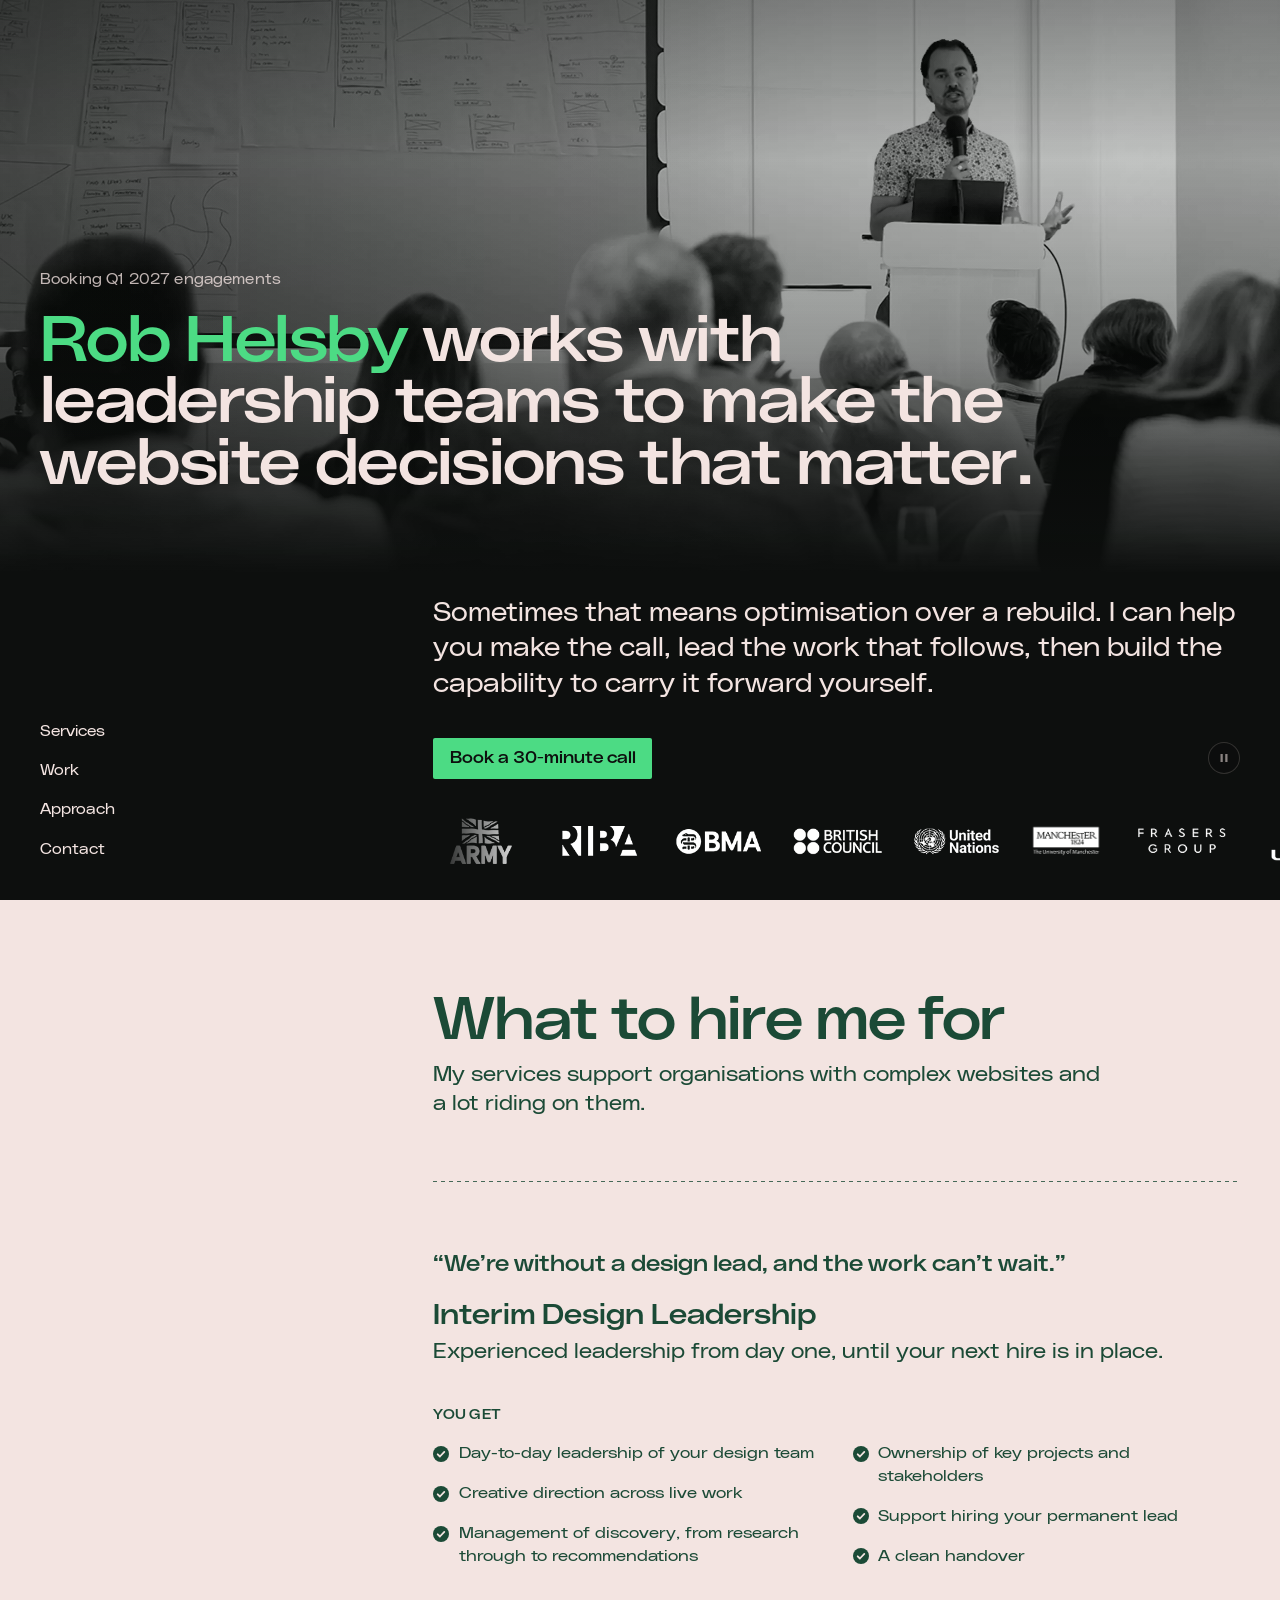
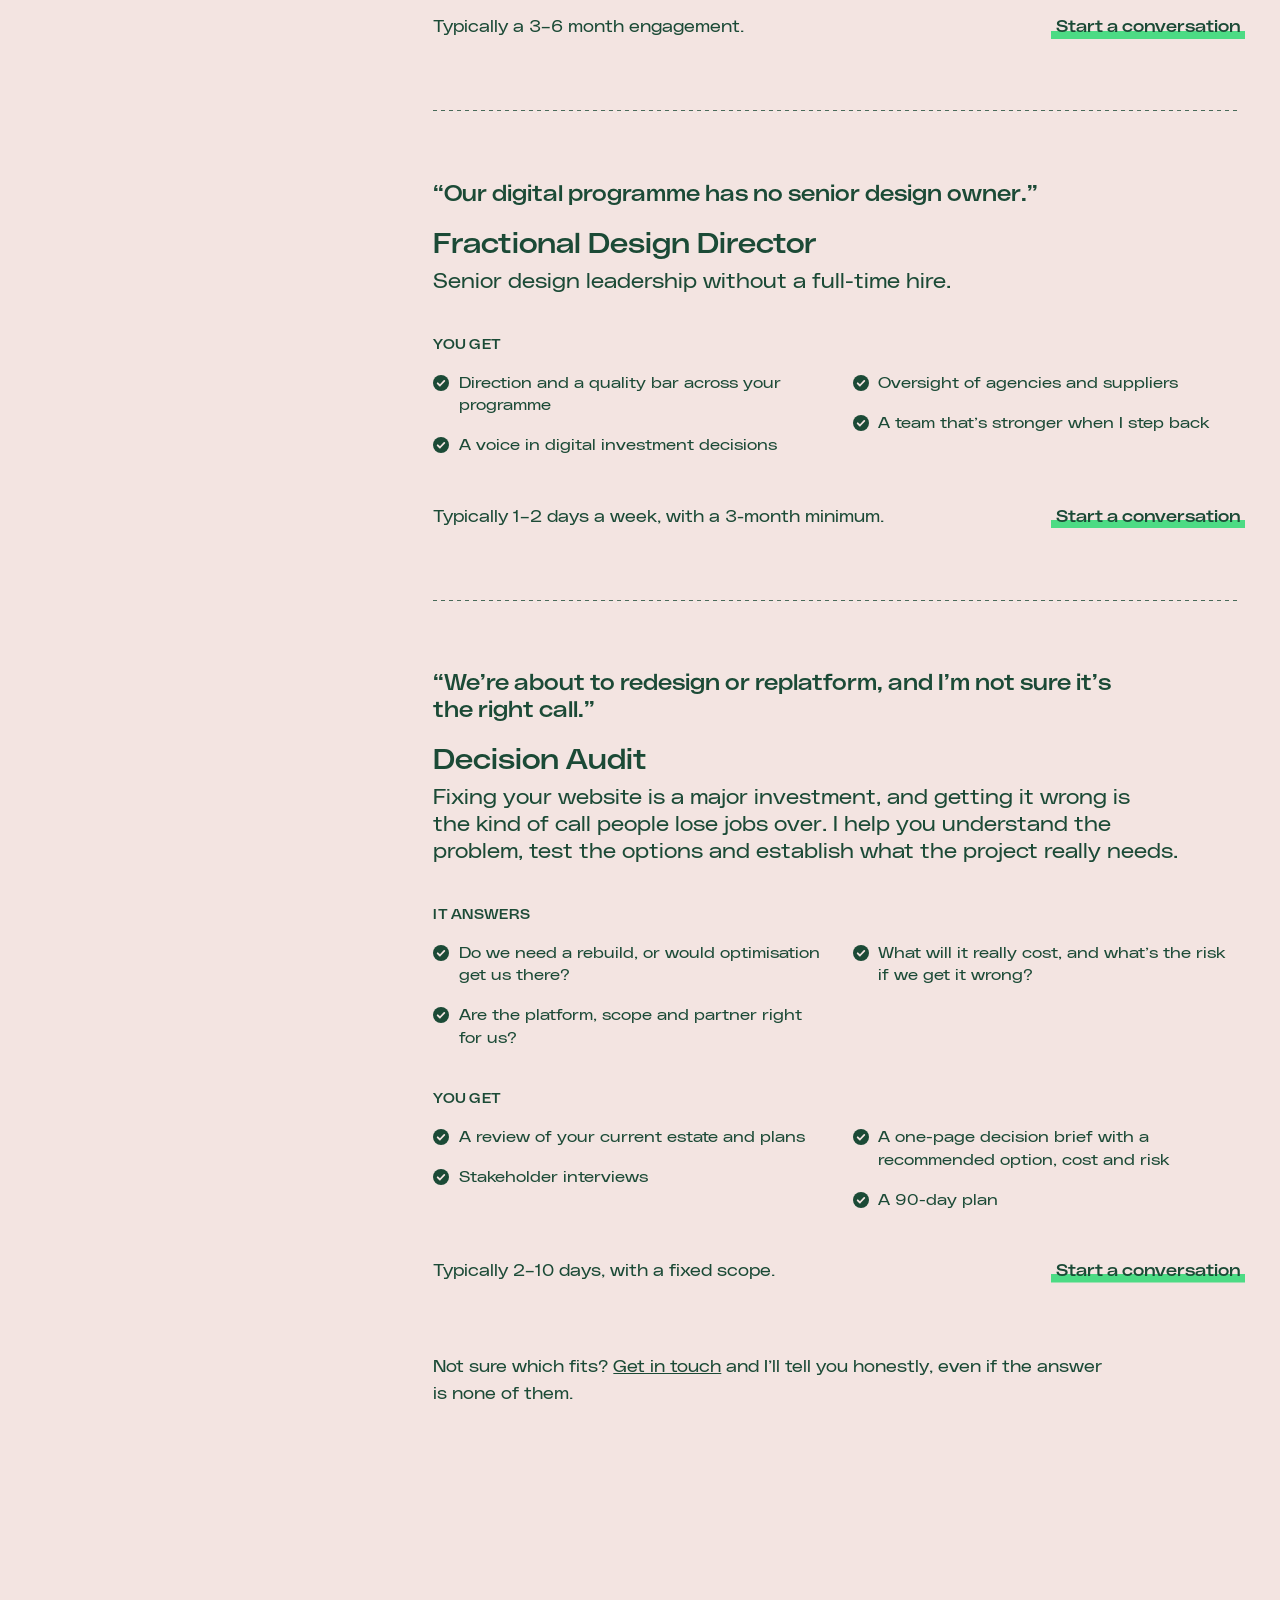
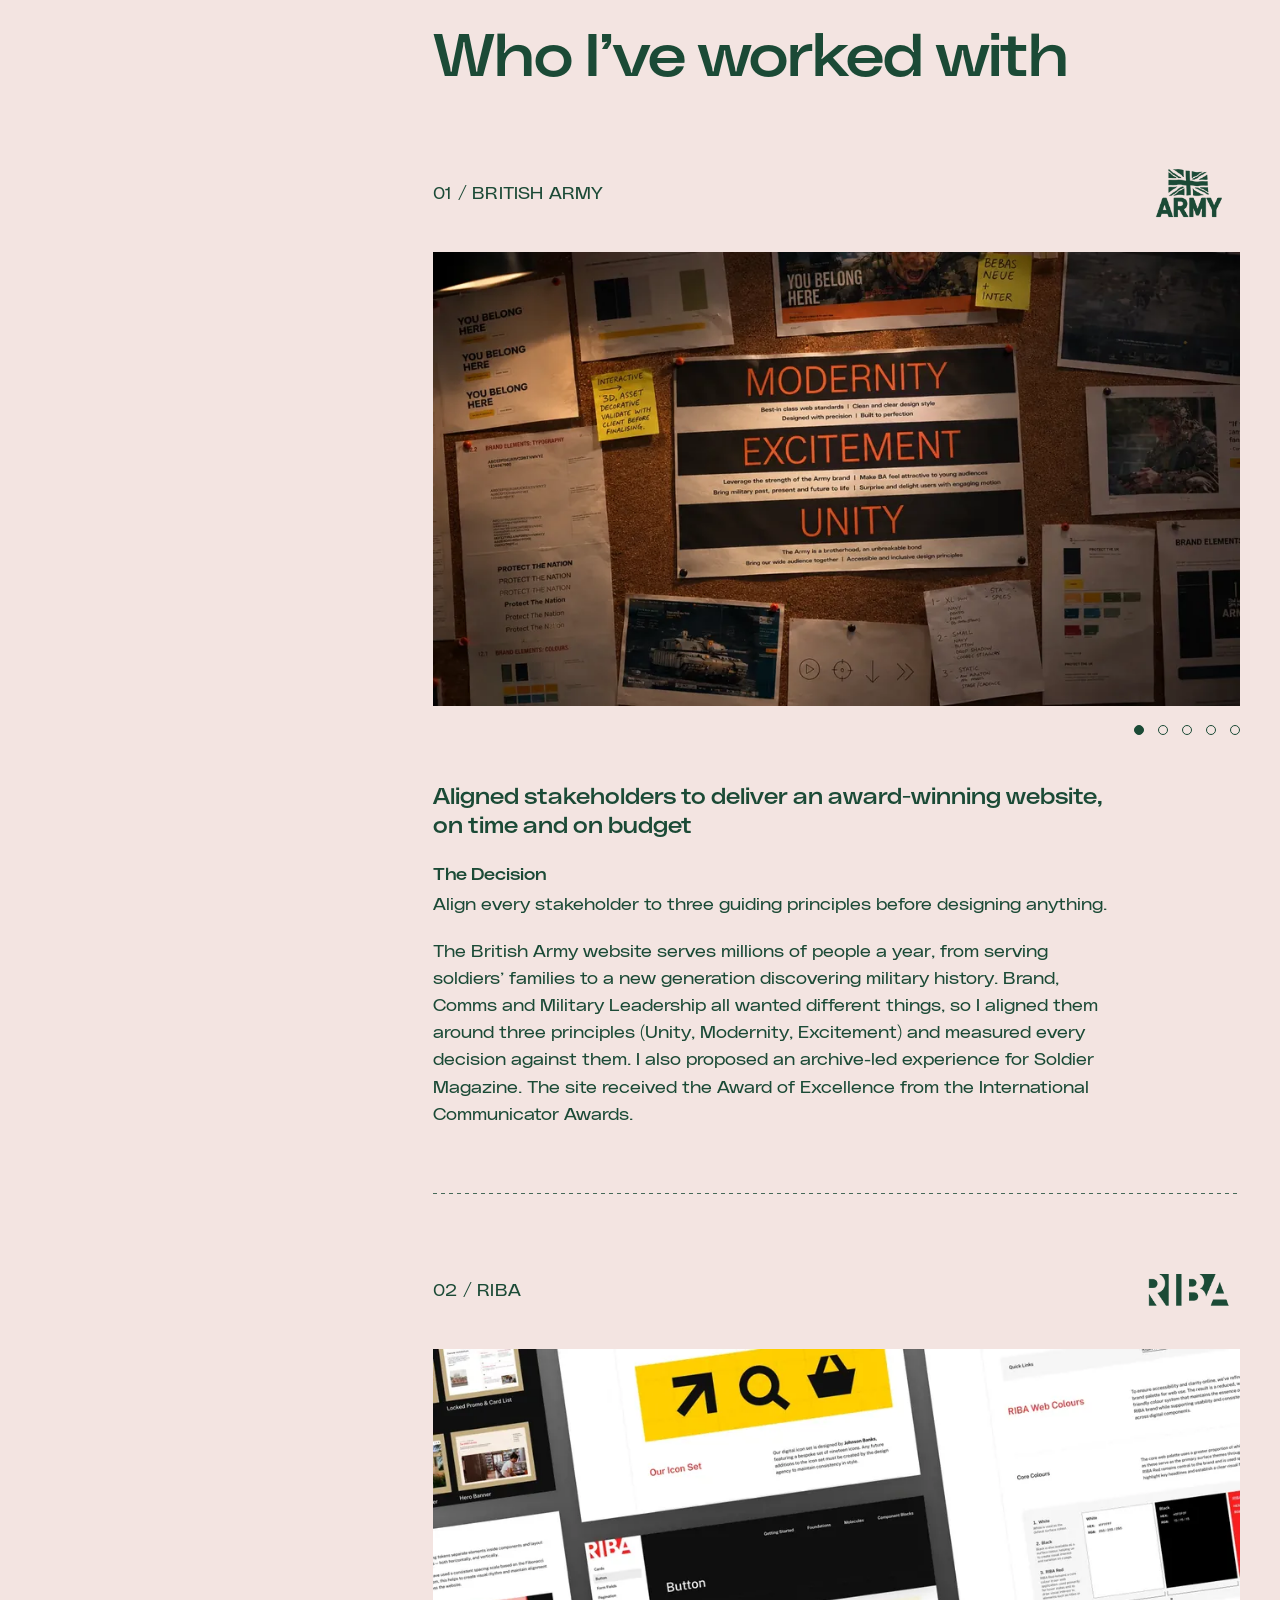
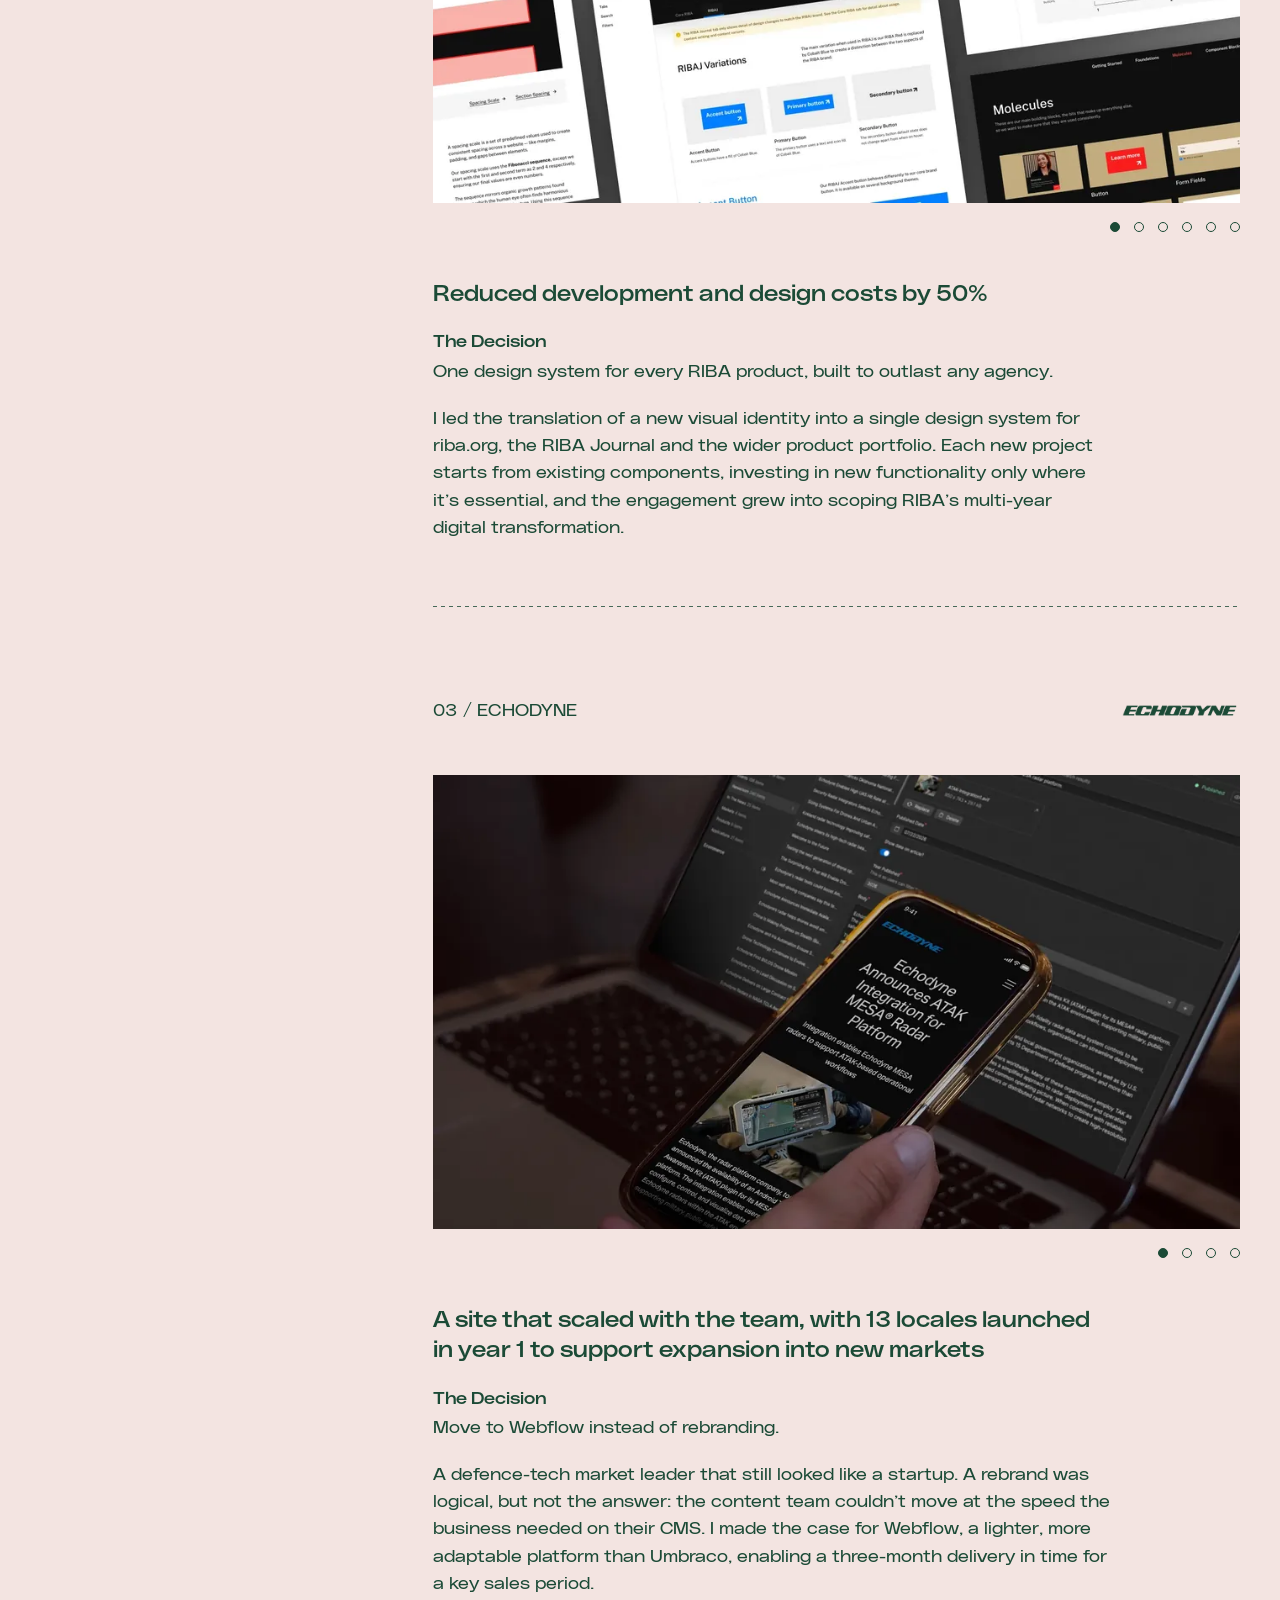
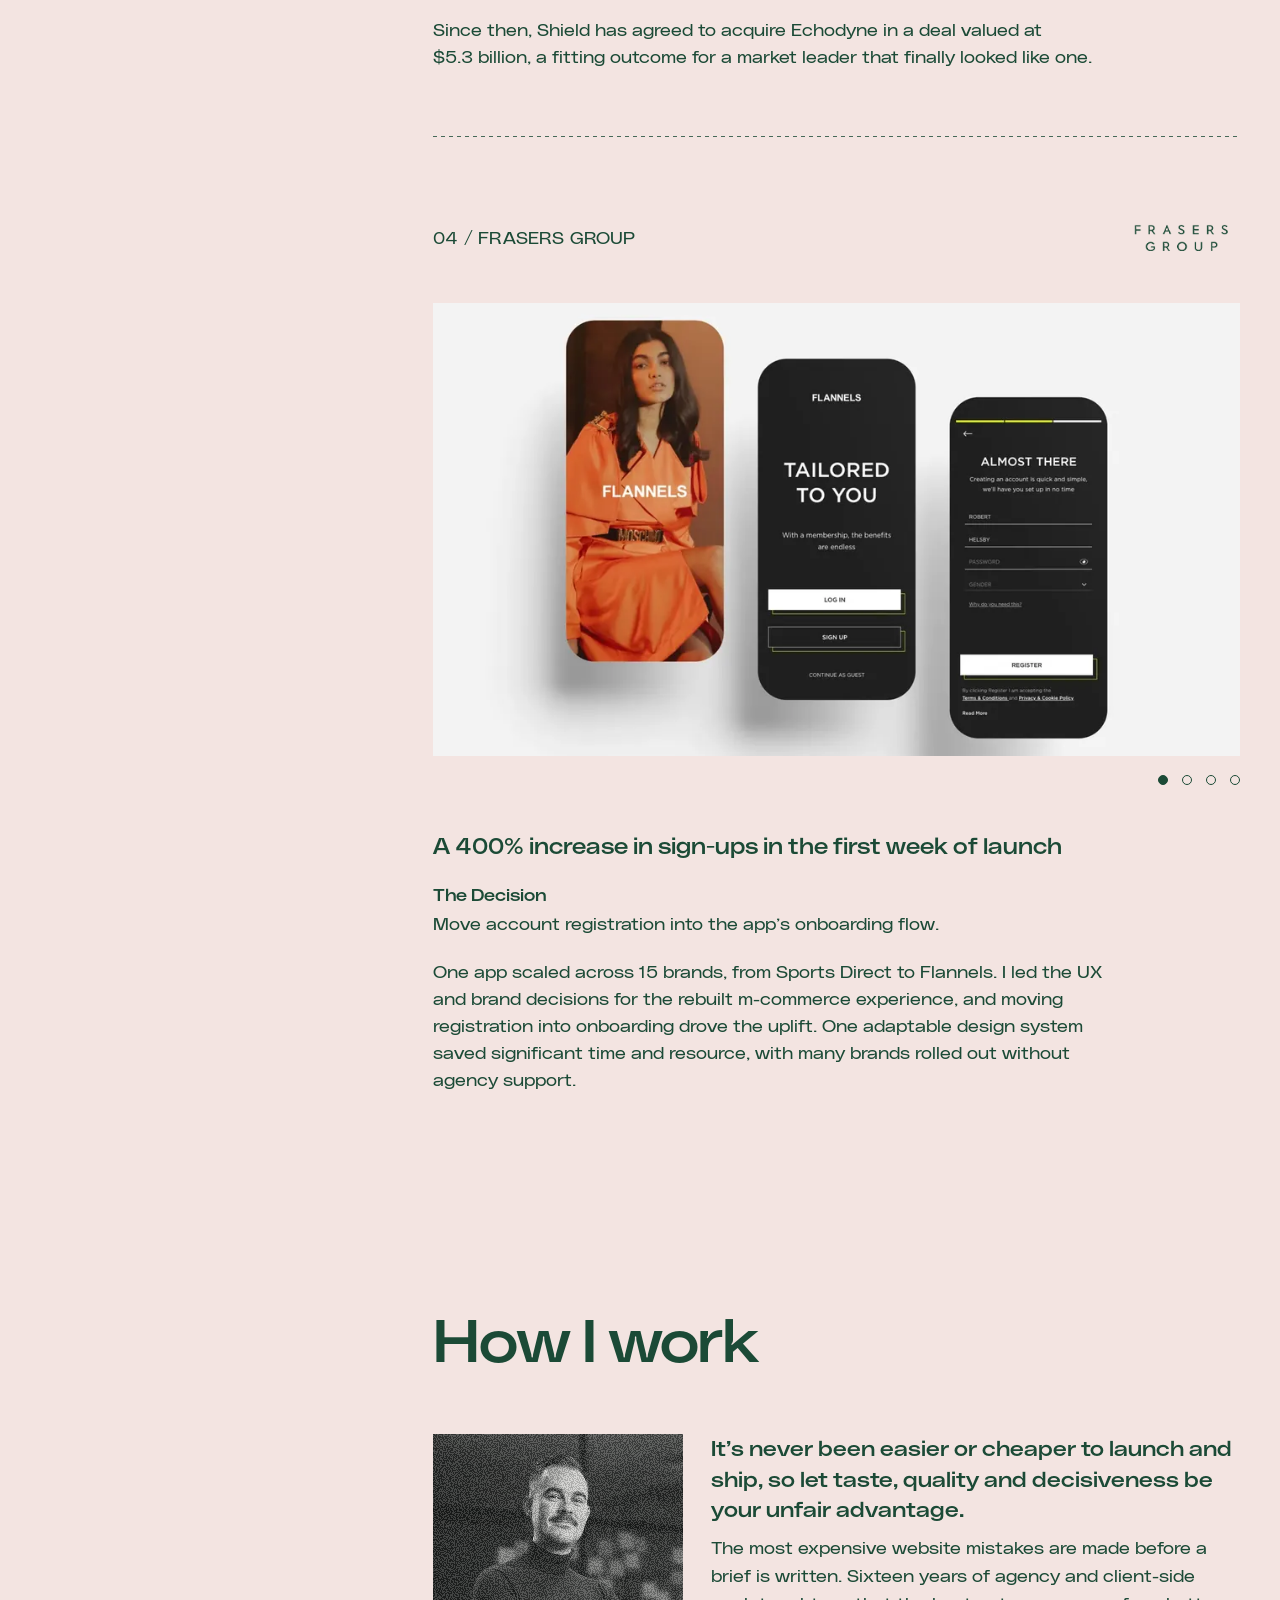
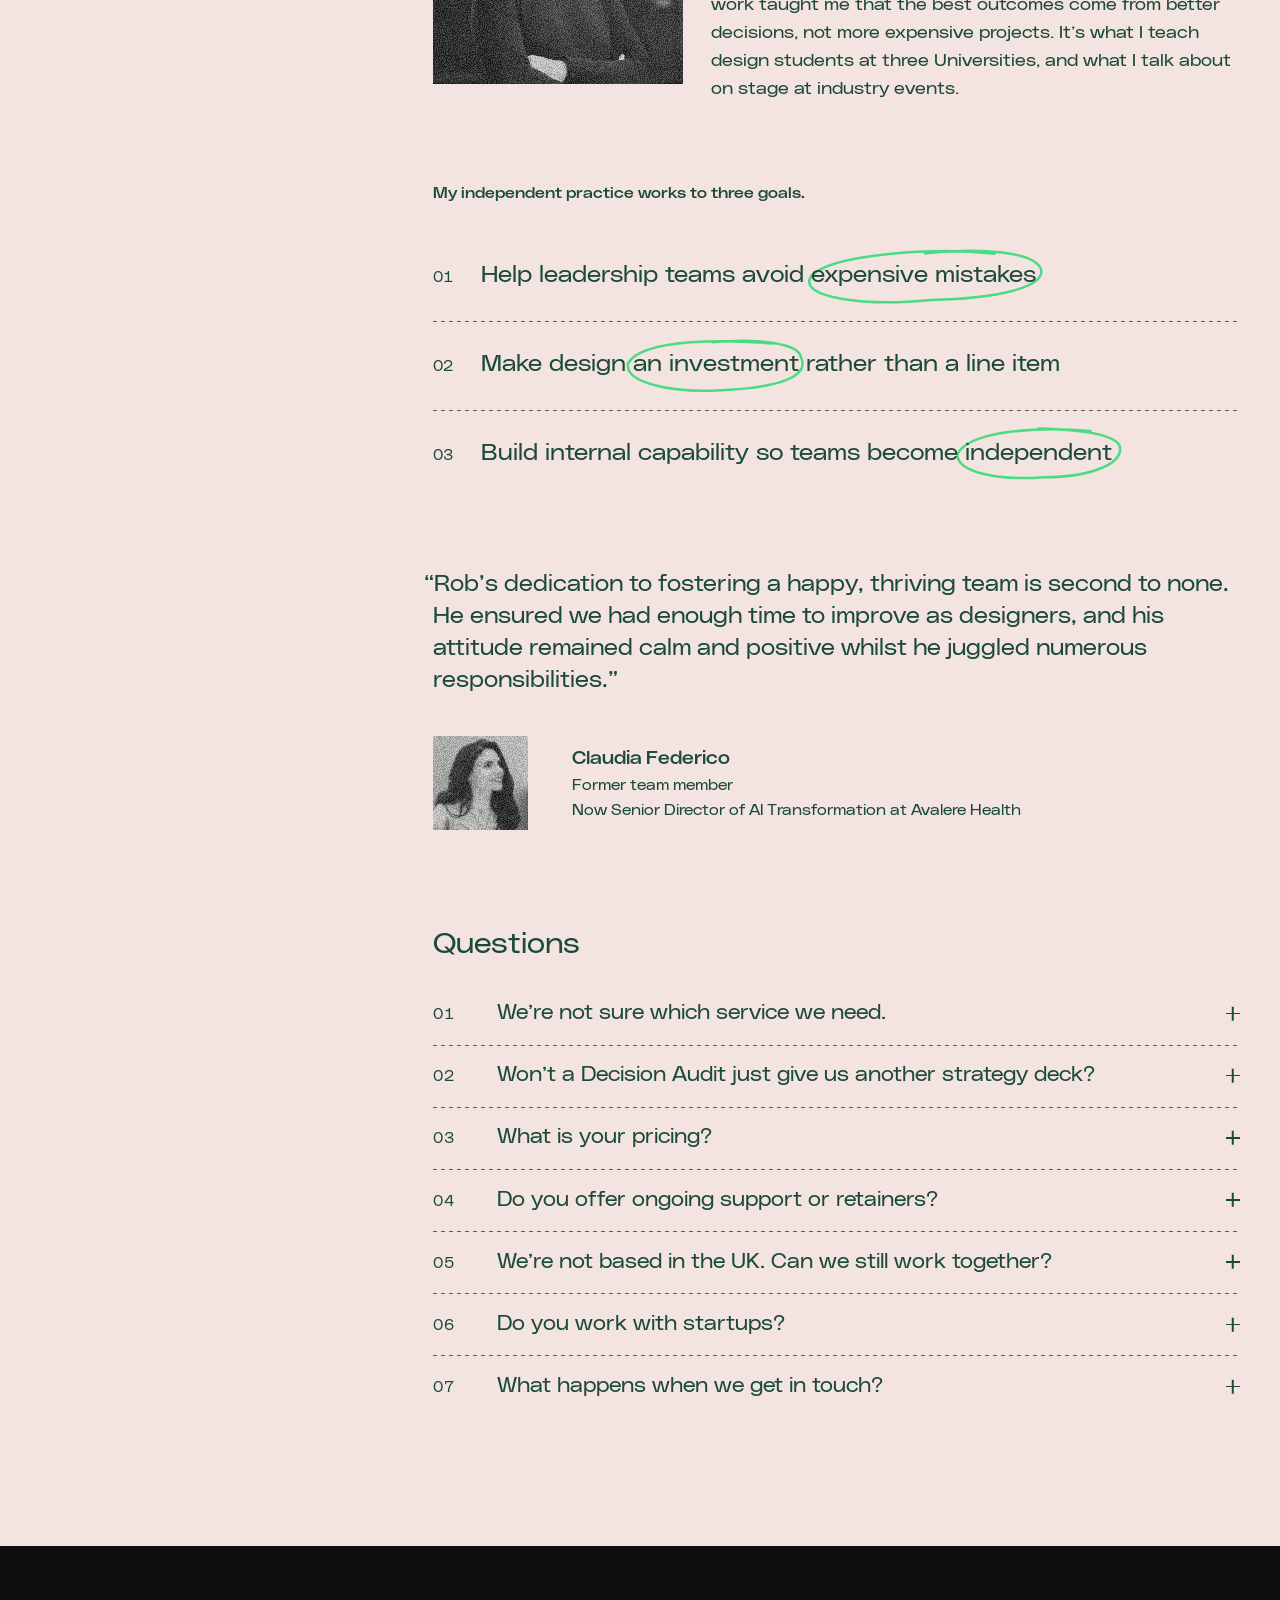
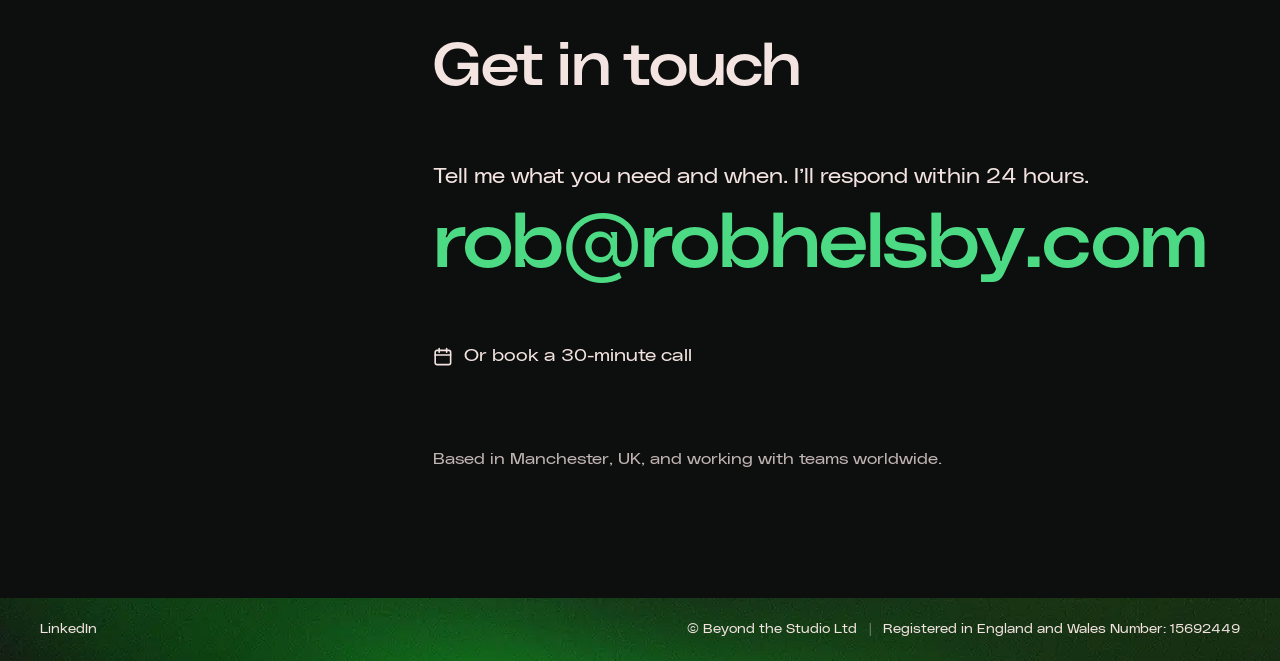
<file: index.html>
<!doctype html>
<html lang="en-GB">
<head>
  <meta charset="utf-8">
  <meta name="viewport" content="width=device-width, initial-scale=1, viewport-fit=cover">
  <title>Rob Helsby &ndash; Strategy &amp; Experience Director</title>
  <meta name="description" content="Rob Helsby works with leadership teams to make the website decisions that matter, through Decision Audits and fractional and interim design leadership.">
  <link rel="canonical" href="https://robhelsby.com/">
  <meta name="theme-color" content="#0d0f0e">

  <!-- Icons -->
  <link rel="icon" href="/assets/images/site/favicon-32.png" sizes="32x32" type="image/png">
  <link rel="icon" href="/assets/images/site/icon-192.png" sizes="192x192" type="image/png">
  <link rel="apple-touch-icon" href="/assets/images/site/apple-touch-icon.png">

  <!-- Link previews -->
  <meta property="og:type" content="website">
  <meta property="og:site_name" content="Rob Helsby">
  <meta property="og:locale" content="en_GB">
  <meta property="og:url" content="https://robhelsby.com/">
  <meta property="og:title" content="Rob Helsby &ndash; Strategy &amp; Experience Director">
  <meta property="og:description" content="I help leadership teams make the website decisions that matter.">
  <meta property="og:image" content="https://robhelsby.com/assets/images/site/rh-opengraph.jpg">
  <meta property="og:image:type" content="image/jpeg">
  <meta property="og:image:width" content="1200">
  <meta property="og:image:height" content="630">
  <meta property="og:image:alt" content="Rob Helsby, Strategy and Experience Director">
  <meta name="twitter:card" content="summary_large_image">

  <!-- Fetch what the first screen needs as early as possible -->
  <link rel="preload" href="/fonts/PolySans-SlimWide.woff" as="font" type="font/woff" crossorigin>
  <link rel="preload" href="/fonts/PolySans-RelaxWide.woff" as="font" type="font/woff" crossorigin>
  <link rel="preload" as="image" imagesrcset="/assets/images/hero/rh_hero_02-1200.webp 1200w, /assets/images/hero/rh_hero_02.webp 2400w" imagesizes="100vw" fetchpriority="high">
  <link rel="preconnect" href="https://fonts.googleapis.com">
  <link rel="preconnect" href="https://fonts.gstatic.com" crossorigin>

  <link rel="stylesheet" href="/styles.css?v=2026-11-17b">
  <!-- Bricolage Grotesque, trimmed to the single "&" it's used for -->
  <link rel="stylesheet" href="https://fonts.googleapis.com/css2?family=Bricolage+Grotesque:opsz,wght@96,400&amp;text=%26&amp;display=swap" media="print" onload="this.media='all'">

  <!-- Hero load-in: set before first paint, skipped for reduced motion -->
  <script>
    if (!matchMedia("(prefers-reduced-motion: reduce)").matches) document.documentElement.classList.add("intro");
  </script>
  <script src="/script.js?v=2026-11-17b" defer></script>

  <script type="application/ld+json">
  {
    "@context": "https://schema.org",
    "@type": "Person",
    "name": "Rob Helsby",
    "url": "https://robhelsby.com/",
    "image": "https://robhelsby.com/assets/images/about/portrait.webp",
    "jobTitle": "Strategy & Experience Director",
    "description": "Works with leadership teams to make the website decisions that matter.",
    "email": "mailto:rob@robhelsby.com",
    "address": { "@type": "PostalAddress", "addressLocality": "Stockport", "addressCountry": "GB" },
    "worksFor": { "@type": "Organization", "name": "Beyond the Studio Ltd" },
    "sameAs": ["https://www.linkedin.com/in/robhelsby/"]
  }
  </script>
</head>
<body>

  <a class="skip-link" href="#services">Skip to content</a>

  <!-- Back to top: appears once the hero has scrolled away -->
  <a class="brand" href="#top" aria-label="Rob Helsby, back to top">Rob Helsby</a>

  <!-- Fixed nav: left rail on desktop, bottom bar on mobile -->
  <nav class="site-nav" aria-label="Primary" data-mode="links">
    <div class="site-nav__bar">
      <ul class="site-nav__list nav-swap is-shown">
        <li><a class="site-nav__link" href="#services">Services</a></li>
        <li><a class="site-nav__link" href="#experience">Work</a></li>
        <li><a class="site-nav__link" href="#approach">Approach</a></li>
        <li><a class="site-nav__link" href="#contact">Contact</a></li>
      </ul>
      <!-- Mobile only: current section label + menu button -->
      <div class="site-nav__current nav-swap">
        <span class="site-nav__label"></span>
        <button class="site-nav__toggle" type="button" aria-label="Show all sections" aria-expanded="false">
          <span></span><span></span>
        </button>
      </div>
    </div>
  </nav>

  <main>

    <!-- ===== HERO ===== -->
    <section class="hero" id="top" data-theme="dark" aria-labelledby="hero-title">

      <div class="hero__top">
        <div class="hero__media" aria-hidden="true">
          <img class="hero__slide is-active" src="/assets/images/hero/rh_hero_02.webp" srcset="/assets/images/hero/rh_hero_02-1200.webp 1200w, /assets/images/hero/rh_hero_02.webp 2400w" sizes="100vw" style="--focus: 74% 25%" alt="" width="2400" height="1028" fetchpriority="high" decoding="async">
          <!-- The other slides load one at a time, just before each is due (data-src) -->
          <img class="hero__slide" data-src="/assets/images/hero/rh_hero_01.webp" data-srcset="/assets/images/hero/rh_hero_01-1200.webp 1200w, /assets/images/hero/rh_hero_01.webp 2400w" sizes="100vw" style="--focus: 72% 30%" alt="" width="2400" height="1028" decoding="async">
          <img class="hero__slide" data-src="/assets/images/hero/rh_hero_04.webp" data-srcset="/assets/images/hero/rh_hero_04-1200.webp 1200w, /assets/images/hero/rh_hero_04.webp 2400w" sizes="100vw" style="--focus: 55% 40%" alt="" width="2400" height="1028" decoding="async">
          <img class="hero__slide" data-src="/assets/images/hero/rh_hero_05.webp" data-srcset="/assets/images/hero/rh_hero_05-1200.webp 1200w, /assets/images/hero/rh_hero_05.webp 2400w" sizes="100vw" style="--focus: 66% 45%" alt="" width="2400" height="1028" decoding="async">
          <img class="hero__slide" data-src="/assets/images/hero/rh_hero_03.webp" data-srcset="/assets/images/hero/rh_hero_03-1200.webp 1200w, /assets/images/hero/rh_hero_03.webp 2400w" sizes="100vw" style="--focus: 62% 40%" alt="" width="2400" height="1028" decoding="async">
        </div>


        <div class="hero__heading">
          <p class="hero__eyebrow">Booking Q1 2027 engagements</p>
          <h1 class="hero__title" id="hero-title">
            <span class="hero__name">Rob Helsby</span> works with leadership teams to make the website decisions that&nbsp;matter.
          </h1>
        </div>
      </div>

      <div class="hero__panel">
        <p class="hero__intro">Sometimes that means optimisation over a rebuild. I can help you make the call, lead the work that follows, then build the capability to carry it forward yourself.</p>

        <div class="hero__actions">
          <!-- Opens Calendly as a pop-up; without JavaScript it opens Calendly in a new tab -->
          <a class="btn" href="https://calendly.com/rob-robhelsby/30min" target="_blank" rel="noopener" data-calendly="https://calendly.com/rob-robhelsby/30min?background_color=0d0f0e&amp;text_color=f3e4e1&amp;primary_color=4cdb84">Book a 30-minute call</a>
          <button class="hero__pause" type="button" aria-label="Pause hero animation">
            <svg class="hero__pause-icon hero__pause-icon--pause" viewBox="0 0 12 12" aria-hidden="true"><rect x="2.5" y="2" width="2.25" height="8"/><rect x="7.25" y="2" width="2.25" height="8"/></svg>
            <svg class="hero__pause-icon hero__pause-icon--play" viewBox="0 0 12 12" aria-hidden="true"><path d="M3.5 2v8l6.5-4z"/></svg>
          </button>
        </div>

        <div class="ticker" data-ticker>
          <div class="ticker__track">
            <!-- Logos: white on a shared 160x107 canvas. --s nudges optical size (1 = as exported) -->
            <ul class="ticker__list" aria-label="Clients I've worked with">
              <li class="ticker__item"><img src="/assets/images/logos/logo-british-army.png" alt="British Army" width="160" height="107" decoding="async"></li>
              <li class="ticker__item"><img src="/assets/images/logos/rh-logo-riba.png" alt="RIBA" width="160" height="107" decoding="async"></li>
              <li class="ticker__item"><img src="/assets/images/logos/logo-bma.png" alt="BMA" width="160" height="107" decoding="async"></li>
              <li class="ticker__item"><img src="/assets/images/logos/logo-british-council.png" alt="British Council" width="160" height="107" decoding="async"></li>
              <li class="ticker__item"><img src="/assets/images/logos/logo-united-nations.png" alt="United Nations" width="160" height="107" decoding="async"></li>
              <li class="ticker__item" style="--s: 0.8"><img src="/assets/images/logos/logo-university-of-manchester.png" alt="The University of Manchester" width="160" height="107" decoding="async"></li>
              <li class="ticker__item" style="--s: 1.15"><img src="/assets/images/logos/logo-frasers-group.png" alt="Frasers Group" width="160" height="107" decoding="async"></li>
              <li class="ticker__item" style="--s: 1.1"><img src="/assets/images/logos/logo-lexus.png?v=2" alt="Lexus" width="160" height="107" decoding="async"></li>
              <li class="ticker__item" style="--s: 1.2"><img src="/assets/images/logos/logo-echodyne.png" alt="Echodyne" width="160" height="107" decoding="async"></li>
              <li class="ticker__item"><img src="/assets/images/logos/rh-logo-everlast.png" alt="Everlast" width="160" height="107" decoding="async"></li>
              <li class="ticker__item" style="--s: 0.83"><img src="/assets/images/logos/rh-logo-coop.png" alt="Co-op" width="160" height="107" decoding="async"></li>
              <li class="ticker__item"><img src="/assets/images/logos/logo-british-cycling.png" alt="British Cycling" width="160" height="107" decoding="async"></li>
              <li class="ticker__item"><img src="/assets/images/logos/rh-logo-morrisons.png" alt="Morrisons" width="160" height="107" decoding="async"></li>
              <li class="ticker__item"><img src="/assets/images/logos/rh-logo-cim.png" alt="CIM" width="160" height="107" decoding="async"></li>
              <li class="ticker__item"><img src="/assets/images/logos/logo-pizza-hut.png" alt="Pizza Hut" width="160" height="107" decoding="async"></li>
              <li class="ticker__item"><img src="/assets/images/logos/logo-youth-sport-trust.png" alt="Youth Sport Trust" width="160" height="107" decoding="async"></li>
              <li class="ticker__item" style="--s: 0.88"><img src="/assets/images/logos/logo-sports-direct.png" alt="Sports Direct" width="160" height="107" decoding="async"></li>
              <li class="ticker__item"><img src="/assets/images/logos/logo-classic-football-shirts.png" alt="Classic Football Shirts" width="160" height="107" decoding="async"></li>
            </ul>
          </div>
        </div>
      </div>

    </section>

    <!-- ===== SERVICES ===== -->
    <section class="section services" id="services" data-theme="light" aria-labelledby="services-title">
      <div class="section__inner">
        <h2 class="section__title" id="services-title">What to hire me for</h2>
        <p class="section__intro">My services support organisations with complex websites and a lot riding on them.</p>

        <article class="service" aria-labelledby="svc-interim">
          <p class="service__problem">&ldquo;We&rsquo;re without a design lead, and the work can&rsquo;t wait.&rdquo;</p>
          <h3 class="service__title" id="svc-interim">Interim Design Leadership</h3>
          <p class="service__lede">Experienced leadership from day one, until your next hire is in place.</p>

          <h4 class="service__label">You get</h4>
          <ul class="checklist">
            <li>Day-to-day leadership of your design team</li>
            <li>Creative direction across live work</li>
            <li>Management of discovery, from research through to recommendations</li>
            <li>Ownership of key projects and stakeholders</li>
            <li>Support hiring your permanent lead</li>
            <li>A clean handover</li>
          </ul>

          <div class="service__foot">
            <p class="service__term">Typically a 3&ndash;6 month engagement.</p>
            <a class="link-cta" href="#contact">Start a conversation</a>
          </div>
        </article>

        <article class="service" aria-labelledby="svc-fractional">
          <p class="service__problem">&ldquo;Our digital programme has no senior design owner.&rdquo;</p>
          <h3 class="service__title" id="svc-fractional">Fractional Design Director</h3>
          <p class="service__lede">Senior design leadership without a full-time hire.</p>

          <h4 class="service__label">You get</h4>
          <ul class="checklist">
            <li>Direction and a quality bar across your programme</li>
            <li>A voice in digital investment decisions</li>
            <li>Oversight of agencies and suppliers</li>
            <li>A team that&rsquo;s stronger when I step back</li>
          </ul>

          <div class="service__foot">
            <p class="service__term">Typically 1&ndash;2 days a week, with a 3-month minimum.</p>
            <a class="link-cta" href="#contact">Start a conversation</a>
          </div>
        </article>

        <article class="service" aria-labelledby="svc-audit">
          <p class="service__problem">&ldquo;We&rsquo;re about to redesign or replatform, and I&rsquo;m not sure it&rsquo;s the right call.&rdquo;</p>
          <h3 class="service__title" id="svc-audit">Decision Audit</h3>
          <p class="service__lede">Fixing your website is a major investment, and getting it wrong is the kind of call people lose jobs over. I help you understand the problem, test the options and establish what the project really needs.</p>

          <h4 class="service__label">It answers</h4>
          <ul class="checklist">
            <li>Do we need a rebuild, or would optimisation get us there?</li>
            <li>Are the platform, scope and partner right for us?</li>
            <li>What will it really cost, and what&rsquo;s the risk if we get it wrong?</li>
          </ul>

          <h4 class="service__label">You get</h4>
          <ul class="checklist">
            <li>A review of your current estate and plans</li>
            <li>Stakeholder interviews</li>
            <li>A one-page decision brief with a recommended option, cost and risk</li>
            <li>A 90-day plan</li>
          </ul>

          <div class="service__foot">
            <p class="service__term">Typically 2&ndash;10 days, with a fixed scope.</p>
            <a class="link-cta" href="#contact">Start a conversation</a>
          </div>
        </article>

        <p class="services__note">Not sure which fits? <a href="#contact">Get in touch</a> and I&rsquo;ll tell you honestly, even if the answer is none of them.</p>

      </div>
    </section>

    <!-- ===== WORK ===== -->
    <section class="section work" id="experience" data-theme="light" aria-labelledby="work-title">
      <div class="section__inner">
        <h2 class="section__title" id="work-title">Who I&rsquo;ve worked with</h2>

        <article class="case" aria-labelledby="case-army">
          <div class="case__meta">
            <h3 class="case__client" id="case-army"><span aria-hidden="true">01 / </span>British Army</h3>
            <div class="case__logo"><span class="case__logo-mark" role="img" aria-label="British Army" style="--logo: url('/assets/images/logos/logo-british-army.png')"></span></div>
          </div>

          <div class="case__media carousel" data-carousel data-label="British Army">
            <div class="carousel__viewport">
              <div class="carousel__track">
                <figure class="carousel__slide"><img src="/assets/images/work/army/army-01.webp" srcset="/assets/images/work/army/army-01-960.webp 960w, /assets/images/work/army/army-01.webp 1600w" sizes="(min-width: 64em) 848px, 100vw" alt="Research wall pinned with the three guiding principles: Modernity, Excitement and Unity" width="1600" height="900" loading="lazy" decoding="async"></figure>
                <figure class="carousel__slide"><img data-src="/assets/images/work/army/army-02.webp" data-srcset="/assets/images/work/army/army-02-960.webp 960w, /assets/images/work/army/army-02.webp 1600w" sizes="(min-width: 64em) 848px, 100vw" alt="Wireframes and page designs for the British Army website pinned to a wall" width="1600" height="900" decoding="async"></figure>
                <figure class="carousel__slide"><img data-src="/assets/images/work/army/army-03.webp" data-srcset="/assets/images/work/army/army-03-960.webp 960w, /assets/images/work/army/army-03.webp 1600w" sizes="(min-width: 64em) 848px, 100vw" alt="British Army website page for the Second Lieutenant rank, with its rank insignia" width="1600" height="900" decoding="async"></figure>
                <figure class="carousel__slide"><img data-src="/assets/images/work/army/army-04.webp" data-srcset="/assets/images/work/army/army-04-960.webp 960w, /assets/images/work/army/army-04.webp 1600w" sizes="(min-width: 64em) 848px, 100vw" alt="British Army website screens showing statistics, a news spotlight and careers content" width="1600" height="900" decoding="async"></figure>
                <figure class="carousel__slide"><img data-src="/assets/images/work/army/army-05.webp" data-srcset="/assets/images/work/army/army-05-960.webp 960w, /assets/images/work/army/army-05.webp 1600w" sizes="(min-width: 64em) 848px, 100vw" alt="Soldier Magazine archive on the British Army website, with covers from the 1940s" width="1600" height="900" decoding="async"></figure>
              </div>
            </div>
            <div class="carousel__pips"></div>
          </div>

          <div class="case__copy">
            <p class="case__title">Aligned stakeholders to deliver an <span class="nowrap">award-winning</span> website, on time and on budget</p>
            <p class="case__decision"><span class="case__decision-label">The Decision</span>Align every stakeholder to three guiding principles before designing anything.</p>
            <p>The British Army website serves millions of people a year, from serving soldiers&rsquo; families to a new generation discovering military history. Brand, Comms and Military Leadership all wanted different things, so I aligned them around three principles (Unity, Modernity, Excitement) and measured every decision against them. I also proposed an archive-led experience for Soldier Magazine. The site received the Award of Excellence from the International Communicator Awards.</p>
          </div>
        </article>

        <article class="case" aria-labelledby="case-riba">
          <div class="case__meta">
            <h3 class="case__client" id="case-riba"><span aria-hidden="true">02 / </span>RIBA</h3>
            <div class="case__logo"><span class="case__logo-mark" role="img" aria-label="RIBA" style="--logo: url('/assets/images/logos/rh-logo-riba.png')"></span></div>
          </div>

          <div class="case__media carousel" data-carousel data-label="RIBA">
            <div class="carousel__viewport">
              <div class="carousel__track">
                <figure class="carousel__slide"><img src="/assets/images/work/riba/riba-01.webp" srcset="/assets/images/work/riba/riba-01-960.webp 960w, /assets/images/work/riba/riba-01.webp 1600w" sizes="(min-width: 64em) 848px, 100vw" alt="RIBA design system components, including buttons, icons and colour palettes" width="1600" height="900" loading="lazy" decoding="async"></figure>
                <figure class="carousel__slide"><video data-src="/assets/images/work/riba/riba-02.mp4" data-poster="/assets/images/work/riba/riba-02-poster.webp" width="1600" height="900" muted loop playsinline preload="none" aria-label="Design workshop footage from the RIBA project"></video></figure>
                <figure class="carousel__slide"><img data-src="/assets/images/work/riba/riba-03.webp" data-srcset="/assets/images/work/riba/riba-03-960.webp 960w, /assets/images/work/riba/riba-03.webp 1600w" sizes="(min-width: 64em) 848px, 100vw" alt="riba.org homepage with a lakeside house and the headline Make the future a better place" width="1600" height="900" decoding="async"></figure>
                <figure class="carousel__slide"><img data-src="/assets/images/work/riba/riba-04.webp" data-srcset="/assets/images/work/riba/riba-04-960.webp 960w, /assets/images/work/riba/riba-04.webp 1600w" sizes="(min-width: 64em) 848px, 100vw" alt="RIBA Journal homepage featuring an Edwardian house extension" width="1600" height="900" decoding="async"></figure>
                <figure class="carousel__slide"><img data-src="/assets/images/work/riba/riba-05.webp" data-srcset="/assets/images/work/riba/riba-05-960.webp 960w, /assets/images/work/riba/riba-05.webp 1600w" sizes="(min-width: 64em) 848px, 100vw" alt="The RIBA website on a laptop" width="1600" height="900" decoding="async"></figure>
                <figure class="carousel__slide"><img data-src="/assets/images/work/riba/riba-06.webp" data-srcset="/assets/images/work/riba/riba-06-960.webp 960w, /assets/images/work/riba/riba-06.webp 1600w" sizes="(min-width: 64em) 848px, 100vw" alt="User journey maps and flow diagrams for the RIBA website" width="1600" height="900" decoding="async"></figure>
              </div>
            </div>
            <div class="carousel__pips"></div>
          </div>

          <div class="case__copy">
            <p class="case__title">Reduced development and design costs by 50%</p>
            <p class="case__decision"><span class="case__decision-label">The Decision</span>One design system for every RIBA product, built to outlast any agency.</p>
            <p>I led the translation of a new visual identity into a single design system for riba.org, the RIBA Journal and the wider product portfolio. Each new project starts from existing components, investing in new functionality only where it&rsquo;s essential, and the engagement grew into scoping RIBA&rsquo;s multi-year digital transformation.</p>
          </div>
        </article>

        <article class="case" aria-labelledby="case-echodyne">
          <div class="case__meta">
            <h3 class="case__client" id="case-echodyne"><span aria-hidden="true">03 / </span>Echodyne</h3>
            <div class="case__logo"><span class="case__logo-mark" role="img" aria-label="Echodyne" style="--logo: url('/assets/images/logos/logo-echodyne.png'); --s: 1.2"></span></div>
          </div>

          <div class="case__media carousel" data-carousel data-label="Echodyne">
            <div class="carousel__viewport">
              <div class="carousel__track">
                <figure class="carousel__slide"><img src="/assets/images/work/echodyne/echodyne-01.webp" srcset="/assets/images/work/echodyne/echodyne-01-960.webp 960w, /assets/images/work/echodyne/echodyne-01.webp 1600w" sizes="(min-width: 64em) 848px, 100vw" alt="Echodyne news story on a phone held over a laptop" width="1600" height="900" loading="lazy" decoding="async"></figure>
                <figure class="carousel__slide"><img data-src="/assets/images/work/echodyne/echodyne-02.webp" data-srcset="/assets/images/work/echodyne/echodyne-02-960.webp 960w, /assets/images/work/echodyne/echodyne-02.webp 1600w" sizes="(min-width: 64em) 848px, 100vw" alt="Echodyne website pages arranged around the project brief" width="1600" height="900" decoding="async"></figure>
                <figure class="carousel__slide"><img data-src="/assets/images/work/echodyne/echodyne-03.webp" data-srcset="/assets/images/work/echodyne/echodyne-03-960.webp 960w, /assets/images/work/echodyne/echodyne-03.webp 1600w" sizes="(min-width: 64em) 848px, 100vw" alt="Webflow localisation settings beside the French version of the Echodyne website" width="1600" height="900" decoding="async"></figure>
                <figure class="carousel__slide"><img data-src="/assets/images/work/echodyne/echodyne-04.webp" data-srcset="/assets/images/work/echodyne/echodyne-04-960.webp 960w, /assets/images/work/echodyne/echodyne-04.webp 1600w" sizes="(min-width: 64em) 848px, 100vw" alt="Echodyne radar product pages and imagery" width="1600" height="900" decoding="async"></figure>
              </div>
            </div>
            <div class="carousel__pips"></div>
          </div>

          <div class="case__copy">
            <p class="case__title">A site that scaled with the team, with 13 locales launched in year 1 to support expansion into new markets</p>
            <p class="case__decision"><span class="case__decision-label">The Decision</span>Move to Webflow instead of rebranding.</p>
            <p>A defence-tech market leader that still looked like a startup. A rebrand was logical, but not the answer: the content team couldn&rsquo;t move at the speed the business needed on their CMS. I made the case for Webflow, a lighter, more adaptable platform than Umbraco, enabling a three-month delivery in time for a key sales period.</p>
            <p>Since then, Shield has agreed to acquire Echodyne in a deal valued at $5.3&nbsp;billion, a fitting outcome for a market leader that finally looked like&nbsp;one.</p>
          </div>
        </article>

        <article class="case" aria-labelledby="case-frasers">
          <div class="case__meta">
            <h3 class="case__client" id="case-frasers"><span aria-hidden="true">04 / </span>Frasers Group</h3>
            <div class="case__logo"><span class="case__logo-mark" role="img" aria-label="Frasers Group" style="--logo: url('/assets/images/logos/logo-frasers-group.png'); --s: 1.15"></span></div>
          </div>

          <div class="case__media carousel" data-carousel data-label="Frasers Group">
            <div class="carousel__viewport">
              <div class="carousel__track">
                <figure class="carousel__slide"><img src="/assets/images/work/frasers/frasers-01.webp" srcset="/assets/images/work/frasers/frasers-01-960.webp 960w, /assets/images/work/frasers/frasers-01.webp 1600w" sizes="(min-width: 64em) 848px, 100vw" alt="Flannels app screens for onboarding and account registration" width="1600" height="900" loading="lazy" decoding="async"></figure>
                <figure class="carousel__slide"><video data-src="/assets/images/work/frasers/frasers-02.mp4" data-poster="/assets/images/work/frasers/frasers-02-poster.webp" width="1600" height="900" muted loop playsinline preload="none" aria-label="The Flannels app in use on a phone"></video></figure>
                <figure class="carousel__slide"><img data-src="/assets/images/work/frasers/frasers-03.webp" data-srcset="/assets/images/work/frasers/frasers-03-960.webp 960w, /assets/images/work/frasers/frasers-03.webp 1600w" sizes="(min-width: 64em) 848px, 100vw" alt="App screens across Frasers Group brands, including Sports Direct, House of Fraser and Flannels" width="1600" height="900" decoding="async"></figure>
                <figure class="carousel__slide"><img data-src="/assets/images/work/frasers/frasers-04.webp" data-srcset="/assets/images/work/frasers/frasers-04-960.webp 960w, /assets/images/work/frasers/frasers-04.webp 1600w" sizes="(min-width: 64em) 848px, 100vw" alt="Sports Direct product page for football boots on a tablet" width="1600" height="900" decoding="async"></figure>
              </div>
            </div>
            <div class="carousel__pips"></div>
          </div>

          <div class="case__copy">
            <p class="case__title">A 400% increase in <span class="nowrap">sign-ups</span> in the first week of launch</p>
            <p class="case__decision"><span class="case__decision-label">The Decision</span>Move account registration into the app&rsquo;s onboarding flow.</p>
            <p>One app scaled across 15 brands, from Sports Direct to Flannels. I led the UX and brand decisions for the rebuilt m-commerce experience, and moving registration into onboarding drove the uplift. One adaptable design system saved significant time and resource, with many brands rolled out without agency support.</p>
          </div>
        </article>

        <!-- Client testimonials go here once the content is ready.
             Plan: several quotes cycling in the same .testimonial layout
             used in How I Work. -->

      </div>
    </section>

    <!-- ===== HOW I WORK ===== -->
    <section class="section approach" id="approach" data-theme="light" aria-labelledby="approach-title">
      <div class="section__inner">
        <h2 class="section__title" id="approach-title">How I work</h2>

        <div class="about">
          <!-- Hover (or press and hold on touch) to reveal the headshots -->
          <div class="portrait" data-portrait>
            <span class="dither"><img class="portrait__photo" src="/assets/images/about/portrait.webp?v=2" alt="Rob Helsby" width="480" height="480" loading="lazy" decoding="async"></span>
            <!-- Headshot frames: fetched on first hover or touch, then shown in a random order -->
            <div class="portrait__reveal" aria-hidden="true"
              data-frames="
                /assets/images/about/headshots/headshot-01.webp,
                /assets/images/about/headshots/headshot-02.webp,
                /assets/images/about/headshots/headshot-03.webp,
                /assets/images/about/headshots/headshot-04.webp,
                /assets/images/about/headshots/headshot-05.webp,
                /assets/images/about/headshots/headshot-06.webp,
                /assets/images/about/headshots/headshot-07.webp,
                /assets/images/about/headshots/headshot-08.webp,
                /assets/images/about/headshots/headshot-09.webp,
                /assets/images/about/headshots/headshot-10.webp,
                /assets/images/about/headshots/headshot-11.webp,
                /assets/images/about/headshots/headshot-12.webp,
                /assets/images/about/headshots/headshot-13.webp,
                /assets/images/about/headshots/headshot-14.webp,
                /assets/images/about/headshots/headshot-15.webp,
                /assets/images/about/headshots/headshot-16.webp,
                /assets/images/about/headshots/headshot-17.webp,
                /assets/images/about/headshots/headshot-18.webp,
                /assets/images/about/headshots/headshot-19.webp,
                /assets/images/about/headshots/headshot-20.webp,
                /assets/images/about/headshots/headshot-21.webp,
                /assets/images/about/headshots/headshot-22.webp,
                /assets/images/about/headshots/headshot-23.webp,
                /assets/images/about/headshots/headshot-24.webp
              ">
              <img alt="" width="480" height="480" decoding="async">
            </div>
          </div>

          <div class="about__text">
            <p class="about__lede">It&rsquo;s never been easier or cheaper to launch and ship, so let taste, quality and decisiveness be your unfair advantage.</p>
            <p class="about__body">The most expensive website mistakes are made before a brief is written. Sixteen years of agency and client-side work taught me that the best outcomes come from better decisions, not more expensive projects. It&rsquo;s what I teach design students at three Universities, and what I talk about on stage at industry events.</p>
          </div>
        </div>

        <p class="goals__intro">My independent practice works to three goals.</p>
        <ol class="goals">
          <li class="goal">
            <span class="goal__num" aria-hidden="true">01</span>
            <span class="goal__text">Help leadership teams avoid <span class="goal__mark">expensive mistakes</span></span>
          </li>
          <li class="goal">
            <span class="goal__num" aria-hidden="true">02</span>
            <span class="goal__text">Make design <span class="goal__mark">an investment</span> rather than a line item</span>
          </li>
          <li class="goal">
            <span class="goal__num" aria-hidden="true">03</span>
            <span class="goal__text">Build internal capability so teams become <span class="goal__mark">independent</span></span>
          </li>
        </ol>

        <figure class="testimonial">
          <blockquote class="testimonial__quote">
            <p><span class="hang">&ldquo;</span>Rob&rsquo;s dedication to fostering a happy, thriving team is second to none. He ensured we had enough time to improve as designers, and his attitude remained calm and positive whilst he juggled numerous responsibilities.&rdquo;</p>
          </blockquote>
          <figcaption class="testimonial__by">
            <span class="dither testimonial__frame"><img class="testimonial__photo" src="/assets/images/testimonials/claudia-federico.webp" alt="" width="240" height="240" loading="lazy" decoding="async"></span>
            <span class="testimonial__meta">
              <span class="testimonial__name">Claudia Federico</span>
              <span class="testimonial__role">Former team member</span>
              <span class="testimonial__role">Now Senior Director of AI Transformation at Avalere Health</span>
            </span>
          </figcaption>
        </figure>

        <!-- FAQs -->
        <div class="faq" aria-labelledby="faq-title">
          <h3 class="faq__title" id="faq-title">Questions</h3>
          <div class="faq__list">
            <details class="faq__item">
              <summary class="faq__q">
                <span class="faq__num" aria-hidden="true">01</span>
                <span class="faq__text"><span class="faq__label">We&rsquo;re not sure which service we need.</span></span>
                <span class="faq__icon" aria-hidden="true"></span>
              </summary>
              <div class="faq__a">
                <p>As a rule of thumb: if you&rsquo;re without a design lead, it&rsquo;s Interim Design Leadership. If your digital programme has no senior design owner, it&rsquo;s a Fractional Design Director. If you&rsquo;re about to redesign, replatform or consolidate, start with a Decision Audit.</p>
                <p>Still unsure? <a href="#contact">Get in touch</a> and I&rsquo;ll tell you honestly what fits.</p>
              </div>
            </details>
            <details class="faq__item">
              <summary class="faq__q">
                <span class="faq__num" aria-hidden="true">02</span>
                <span class="faq__text"><span class="faq__label">Won&rsquo;t a Decision Audit just give us another strategy deck?</span></span>
                <span class="faq__icon" aria-hidden="true"></span>
              </summary>
              <div class="faq__a">
                <p>No. It ends in a decision: what to do, what not to do, and what it will realistically cost and return. You get a clear recommendation you can act on and defend to your board, not a document to file.</p>
              </div>
            </details>
            <details class="faq__item">
              <summary class="faq__q">
                <span class="faq__num" aria-hidden="true">03</span>
                <span class="faq__text"><span class="faq__label">What is your pricing?</span></span>
                <span class="faq__icon" aria-hidden="true"></span>
              </summary>
              <div class="faq__a">
                <p>Hidden pricing is one of the most frustrating parts of finding a partner, so here&rsquo;s mine. You&rsquo;ll always know the cost before we start.</p>
                <ul class="faq__prices">
                  <li><span class="faq__price-name">Interim Design Leadership</span> <span class="faq__price">From &pound;600 a day.</span> For engagements of 3&ndash;6 months.</li>
                  <li><span class="faq__price-name">Fractional Design Director</span> <span class="faq__price">From &pound;3,500 a month for one day a week.</span> Up to two days a week, with a three-month minimum.</li>
                  <li><span class="faq__price-name">Decision Audit</span> <span class="faq__price">From &pound;6,000.</span> A fixed fee for an agreed scope, usually 2&ndash;10 days.</li>
                </ul>
                <p>All prices exclude VAT. Every engagement is scoped to your situation, so if you&rsquo;re not sure what fits, <a href="#contact">get in touch</a> and I&rsquo;ll give you my honest advice. Sometimes the right answer is a smaller piece of work first.</p>
              </div>
            </details>
            <details class="faq__item">
              <summary class="faq__q">
                <span class="faq__num" aria-hidden="true">04</span>
                <span class="faq__text"><span class="faq__label">Do you offer ongoing support or retainers?</span></span>
                <span class="faq__icon" aria-hidden="true"></span>
              </summary>
              <div class="faq__a">
                <p>Not open-ended ones. You&rsquo;ll work with me for exactly as long as you need me, and no longer. A Fractional Design Director is the one ongoing arrangement, and even then the aim is to leave your team with the tools, knowledge and confidence to manage without me.</p>
              </div>
            </details>
            <details class="faq__item">
              <summary class="faq__q">
                <span class="faq__num" aria-hidden="true">05</span>
                <span class="faq__text"><span class="faq__label">We&rsquo;re not based in the UK. Can we still work together?</span></span>
                <span class="faq__icon" aria-hidden="true"></span>
              </summary>
              <div class="faq__a">
                <p>Absolutely. I&rsquo;m based in the UK, but most of my work is delivered remotely. As long as you&rsquo;re happy to work in English and collaborate online, we&rsquo;re good to go.</p>
              </div>
            </details>
            <details class="faq__item">
              <summary class="faq__q">
                <span class="faq__num" aria-hidden="true">06</span>
                <span class="faq__text"><span class="faq__label">Do you work with startups?</span></span>
                <span class="faq__icon" aria-hidden="true"></span>
              </summary>
              <div class="faq__a">
                <p>Yes. The decisions you make early on set the direction for years, and they&rsquo;re far cheaper to get right now than to fix later. I can help you make those calls, define the design and experience your product and website need, and put a design system in place that scales as you grow.</p>
                <p>I can also act as your Design Director until you&rsquo;re ready for a full-time hire, then help you find the right one. The best time to bring me in is usually around Series A, when you&rsquo;re ready to invest properly in design.</p>
              </div>
            </details>
            <details class="faq__item">
              <summary class="faq__q">
                <span class="faq__num" aria-hidden="true">07</span>
                <span class="faq__text"><span class="faq__label">What happens when we get in touch?</span></span>
                <span class="faq__icon" aria-hidden="true"></span>
              </summary>
              <div class="faq__a">
                <p><a href="#contact">Email me</a> with what you need help with, or <a href="https://calendly.com/rob-robhelsby/30min" target="_blank" rel="noopener" data-calendly="https://calendly.com/rob-robhelsby/30min?background_color=0d0f0e&amp;text_color=f3e4e1&amp;primary_color=4cdb84">book a 30-minute call</a> and we&rsquo;ll say hello properly. Before we speak, I&rsquo;ll ask for a few key details, so neither of us wastes any time.</p>
              </div>
            </details>
          </div>
        </div>
      </div>
    </section>

    <!-- ===== CONTACT ===== -->
    <section class="section contact" id="contact" data-theme="dark" aria-labelledby="contact-title">
      <div class="section__inner">
        <h2 class="section__title" id="contact-title">Get in touch</h2>
        <p class="contact__lede">Tell me what you need and when. I&rsquo;ll respond within 24 hours.</p>
        <!-- Click copies the address; without JavaScript it opens the mail app -->
        <a class="contact__email" href="mailto:rob@robhelsby.com" data-copy-email="rob@robhelsby.com">rob@<wbr>robhelsby.com</a>
        <p class="contact__hint" aria-live="polite">Click to copy</p>
        <!-- Opens Calendly as a pop-up; without JavaScript it opens Calendly in a new tab -->
        <a class="contact__call" href="https://calendly.com/rob-robhelsby/30min" target="_blank" rel="noopener" data-calendly="https://calendly.com/rob-robhelsby/30min?background_color=0d0f0e&amp;text_color=f3e4e1&amp;primary_color=4cdb84">
          <svg class="contact__call-icon" viewBox="0 0 16 16" aria-hidden="true"><rect x="1.75" y="2.75" width="12.5" height="11.5" rx="1.5"/><path d="M1.75 6.5h12.5M5 1.25v3M11 1.25v3"/></svg>
          <span class="contact__call-label">Or book a 30-minute call</span>
        </a>
        <p class="contact__where">Based in Manchester, UK, and working with teams worldwide.</p>
      </div>
    </section>

  </main>

  <footer class="site-footer">
    <a class="site-footer__link" href="https://www.linkedin.com/in/robhelsby/" target="_blank" rel="noopener">LinkedIn</a>
    <p class="site-footer__legal">
      <span>&copy; Beyond the Studio Ltd</span>
      <span class="site-footer__sep" aria-hidden="true">|</span>
      <span>Registered in England and Wales Number: 15692449</span>
    </p>
  </footer>

</body>
</html>
</file>
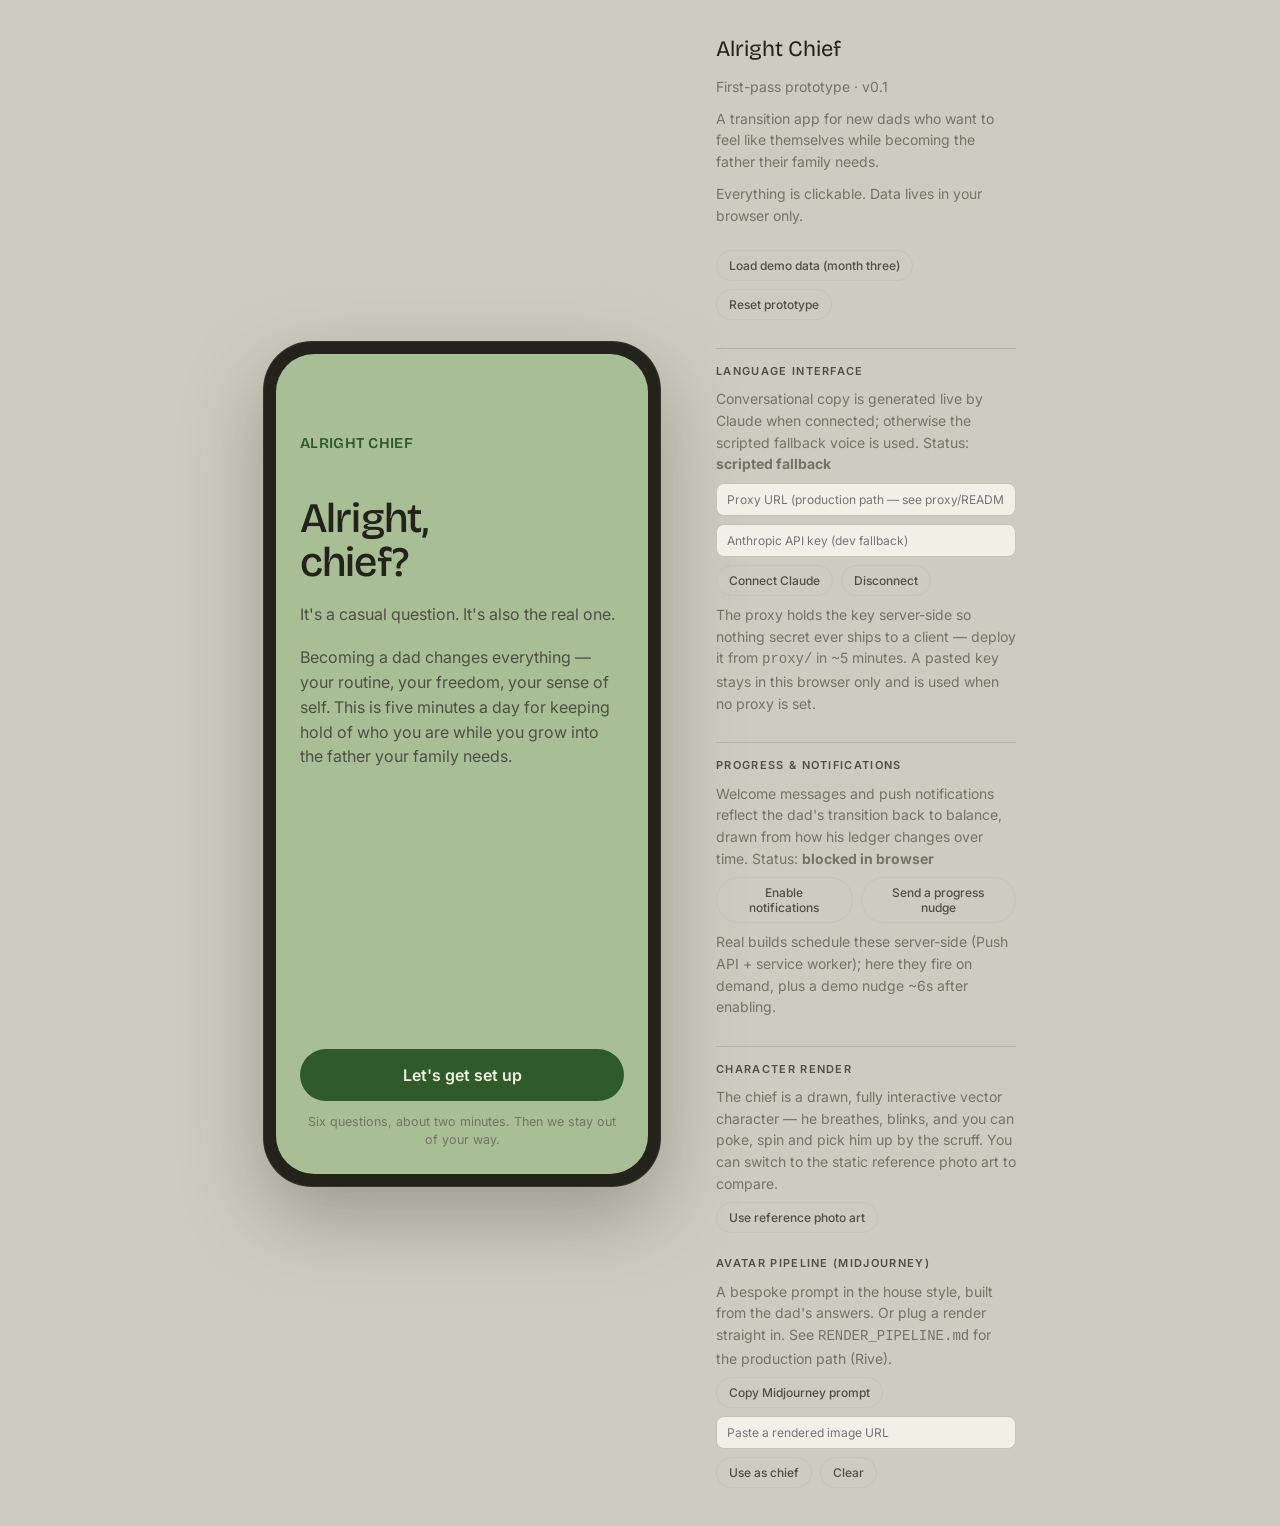
<file: alright-chief/index.html>
<!doctype html>
<html lang="en-GB">
<head>
  <meta charset="utf-8" />
  <meta name="viewport" content="width=device-width, initial-scale=1, viewport-fit=cover" />
  <meta name="description" content="Alright Chief — a transition app for new dads who want to feel like themselves while becoming the father their family needs. Prototype v0.1" />
  <meta name="color-scheme" content="light" />
  <meta name="theme-color" content="#a8bf96" />
  <title>Alright Chief — Prototype</title>

  <link rel="preconnect" href="https://fonts.googleapis.com">
  <link rel="preconnect" href="https://fonts.gstatic.com" crossorigin>
  <link href="https://fonts.googleapis.com/css2?family=Bricolage+Grotesque:opsz,wght@12..96,300..700&family=Inter:wght@400;500;600&display=swap" rel="stylesheet">

  <link rel="stylesheet" href="styles.css" />
</head>
<body>

  <div class="stage">
    <div class="phone" id="phone">
      <div class="phone__screen">
        <div id="app" class="app" aria-live="polite"></div>
      </div>
    </div>

    <aside class="stage-note" aria-hidden="true">
      <p class="stage-note__brand">Alright Chief</p>
      <p>First-pass prototype · v0.1</p>
      <p>A transition app for new dads who want to feel like themselves while becoming the father their family needs.</p>
      <p class="stage-note__hint">Everything is clickable. Data lives in your browser only.</p>
      <div class="stage-note__actions">
        <button type="button" id="seed-demo">Load demo data (month three)</button>
        <button type="button" id="reset-proto">Reset prototype</button>
      </div>

      <div class="stage-note__section">
        <p class="stage-note__label">Language interface</p>
        <p>Conversational copy is generated live by Claude when connected; otherwise the scripted fallback voice is used. Status: <strong id="llm-status">scripted fallback</strong></p>
        <input id="proxy-url-input" type="url" placeholder="Proxy URL (production path — see proxy/README.md)" autocomplete="off" />
        <input id="api-key-input" type="password" placeholder="Anthropic API key (dev fallback)" autocomplete="off" />
        <div class="stage-note__row">
          <button type="button" id="save-key">Connect Claude</button>
          <button type="button" id="clear-key">Disconnect</button>
        </div>
        <p class="stage-note__hint">The proxy holds the key server-side so nothing secret ever ships to a client — deploy it from <code>proxy/</code> in ~5 minutes. A pasted key stays in this browser only and is used when no proxy is set.</p>
      </div>

      <div class="stage-note__section">
        <p class="stage-note__label">Progress &amp; notifications</p>
        <p>Welcome messages and push notifications reflect the dad's transition back to balance, drawn from how his ledger changes over time. Status: <strong id="notify-status">off</strong></p>
        <div class="stage-note__row">
          <button type="button" id="enable-notify">Enable notifications</button>
          <button type="button" id="send-nudge">Send a progress nudge</button>
        </div>
        <p class="stage-note__hint">Real builds schedule these server-side (Push API + service worker); here they fire on demand, plus a demo nudge ~6s after enabling.</p>
      </div>

      <div class="stage-note__section">
        <p class="stage-note__label">Character render</p>
        <p>The chief is a drawn, fully interactive vector character — he breathes, blinks, and you can poke, spin and pick him up by the scruff. You can switch to the static reference photo art to compare.</p>
        <div class="stage-note__row">
          <button type="button" id="toggle-render">Use reference photo art</button>
        </div>
        <p class="stage-note__label" style="margin-top:14px">Avatar pipeline (Midjourney)</p>
        <p>A bespoke prompt in the house style, built from the dad's answers. Or plug a render straight in. See <code>RENDER_PIPELINE.md</code> for the production path (Rive).</p>
        <button type="button" id="copy-mj">Copy Midjourney prompt</button>
        <input id="mj-url" type="text" placeholder="Paste a rendered image URL" autocomplete="off" />
        <div class="stage-note__row">
          <button type="button" id="apply-mj">Use as chief</button>
          <button type="button" id="clear-mj">Clear</button>
        </div>
        <p class="stage-note__hint" id="mj-feedback"></p>
      </div>
    </aside>
  </div>

  <script src="chief.js" defer></script>
  <script src="app.js" defer></script>
</body>
</html>
</file>
<file: styles.css>
/* =========================================================
   Rob Helsby - robhelsby.com
   ========================================================= */

/* ---------- Fonts ----------
   PolySans Slim Wide for text, Relax Wide for emphasis (it fills the 500
   slot, so every "font-weight: 500" below uses it). Bricolage Grotesque is
   loaded in the HTML, trimmed to the headline ampersand. */
@font-face {
  font-family: "PolySans Wide";
  src: url("/fonts/PolySans-SlimWide.woff") format("woff");
  font-weight: 300;
  font-style: normal;
  font-display: swap;
}
@font-face {
  font-family: "PolySans Wide";
  src: url("/fonts/PolySans-RelaxWide.woff") format("woff");
  font-weight: 500;
  font-style: normal;
  font-display: swap;
}

/* ---------- Tokens ---------- */
:root {
  --ink: #0d0f0e;
  --paper: #f3e4e1;
  --paper-muted: rgb(243 228 225 / 0.78);
  --forest: #1b4a36;              /* text on light sections */
  --green: #4cdb84;
  --green-hover: #6fe79c;

  --font: "PolySans Wide", ui-sans-serif, system-ui, -apple-system, "Segoe UI", Helvetica, Arial, sans-serif;
  --font-amp: "Bricolage Grotesque", Georgia, serif;

  --pad: clamp(1.125rem, 0.6rem + 2.38vw, 2.5rem);   /* 18px mobile to 40px desktop */
  /* 12-column desktop grid, no outer margins. Content starts at column 5
     (4 columns + 4 gutters in). The % resolves against the page width. */
  --gutter: 1.25rem;
  --content-start: calc((100% + var(--gutter)) / 3);
  --content: 53rem;
  --measure: 42.5rem;                              /* body copy width; subheads match it */
  --text-body: clamp(1rem, 0.95rem + 0.2vw, 1.0625rem);   /* 16 to 17px */
  --text-small: clamp(0.9375rem, 0.9rem + 0.15vw, 1rem);  /* 15 to 16px */                                /* max width of the content column */

  --slide-fade: 2.4s;             /* keep in sync with FADE_MS in script.js */
  --slide-zoom: 9s;
  --slide-filter: grayscale(1) brightness(0.86) contrast(1.08);

  --logo-h: clamp(3rem, 2.4rem + 2vw, 4.25rem);   /* height of each logo canvas */
  --ticker-gap: clamp(0.75rem, 0.25rem + 1.5vw, 1.75rem);   /* canvases carry their own padding */
  --ticker-fade: clamp(3.5rem, 2rem + 5vw, 6rem);

  --bar-space: 6rem;              /* room left for the mobile nav bar */
  --ease-out: cubic-bezier(0.22, 1, 0.36, 1);
}

/* ---------- Base ---------- */
*, *::before, *::after { box-sizing: border-box; }

html {
  -webkit-text-size-adjust: 100%;
  scroll-behavior: smooth;
}

body {
  margin: 0;
  background: var(--ink);
  color: var(--paper);
  font-family: var(--font);
  font-weight: 300;
  line-height: 1.4;
  -webkit-font-smoothing: antialiased;
  -moz-osx-font-smoothing: grayscale;
  font-kerning: normal;
  text-rendering: optimizeLegibility;
}

/* Typographic details */
::selection {
  background: var(--green);
  color: var(--ink);
}
p { text-wrap: pretty; }             /* avoids single-word last lines */
.section__title,
.service__title,
.service__lede,
.faq__text { text-wrap: balance; }   /* even line lengths on headings */
.hang { margin-left: -0.42em; }      /* opening quote hangs outside the text edge */
.nowrap { white-space: nowrap; }     /* keeps hyphenated words together */

img { display: block; max-width: 100%; }
a { color: inherit; }

.skip-link {
  position: fixed;
  top: 1rem;
  left: 1rem;
  z-index: 100;
  padding: 0.6em 1em;
  background: var(--green);
  color: var(--ink);
  font-weight: 500;
  text-decoration: none;
  transform: translateY(-200%);
}
.skip-link:focus { transform: none; }

/* =========================================================
   HERO
   ========================================================= */
.hero {
  position: relative;
  isolation: isolate;
  display: flex;
  flex-direction: column;
  min-height: 100vh;
  min-height: 100svh;
  background: var(--ink);
  overflow: hidden;
}

.hero__top {
  position: relative;
  flex: 1 1 auto;   /* the image takes any spare height, so nothing is left empty below */
  display: flex;
  flex-direction: column;
  justify-content: flex-end;
  padding: 3.5rem var(--pad) 2.25rem;
}

.hero__media {
  position: absolute;
  inset: 0;
  z-index: -1;
  overflow: hidden;
}

.hero__media::after {
  content: "";
  position: absolute;
  inset: 0;
  z-index: 3;
  background:
    linear-gradient(to bottom,
      rgb(13 15 14 / 0.35) 0%,
      rgb(13 15 14 / 0.05) 28%,
      rgb(13 15 14 / 0.3) 62%,
      var(--ink) 100%),
    linear-gradient(to right, rgb(13 15 14 / 0.45) 0%, rgb(13 15 14 / 0) 60%),   /* behind the headline */
    linear-gradient(rgb(28 44 32 / 0.12), rgb(28 44 32 / 0.12));
}

.hero__slide {
  position: absolute;
  inset: 0;
  width: 100%;
  height: 100%;
  object-fit: cover;
  opacity: 0;
  transform: scale(1.12);
  object-position: var(--focus, 50% 50%);
  transform-origin: var(--focus, 50% 50%);   /* zoom settles on the subject */
  filter: var(--slide-filter);
  transition: opacity var(--slide-fade) ease-in-out;
  will-change: opacity, transform;
}
.hero__slide.is-active { opacity: 1; z-index: 2; }
.hero__slide.is-prev   { opacity: 1; z-index: 1; transition: none; }

.hero__slide.is-active,
.hero__slide.is-prev {
  animation: hero-zoom var(--slide-zoom) var(--ease-out) forwards;
}

@keyframes hero-zoom {
  from { transform: scale(1.12); }
  to   { transform: scale(1); }
}

/* Pause / play for the slideshow */
.hero__pause {
  flex: 0 0 auto;
  display: grid;
  place-items: center;
  width: 2rem;
  height: 2rem;
  padding: 0;
  border: 1px solid rgb(243 228 225 / 0.3);
  border-radius: 50%;
  background: rgb(13 15 14 / 0.25);
  color: var(--paper);
  opacity: 0.55;
  cursor: pointer;
  transition: opacity 0.2s ease, border-color 0.2s ease;
}
.hero__pause:hover,
.hero__pause:focus-visible {
  opacity: 1;
  border-color: rgb(243 228 225 / 0.6);
}
.hero__pause:focus-visible {
  outline: 2px solid var(--green);
  outline-offset: 3px;
}
.hero__pause-icon {
  width: 0.75rem;
  height: 0.75rem;
  fill: currentColor;
}
.hero__pause-icon--play { display: none; }
.hero.is-paused .hero__pause-icon--play { display: block; }
.hero.is-paused .hero__pause-icon--pause { display: none; }
.hero.is-paused .hero__slide { animation-play-state: paused; }

.hero__eyebrow {
  margin: 0 0 clamp(0.75rem, 0.6rem + 0.6vw, 1.125rem);
  color: var(--paper-muted);
  font-size: clamp(0.8125rem, 0.76rem + 0.2vw, 0.9375rem);
  letter-spacing: 0.01em;
}

.hero__title {
  margin: 0;
  max-width: 15.5em;
  font-weight: 500;
  /* scales with width, but never too tall for short screens */
  font-size: clamp(1.875rem, min(1.06rem + 3.68vw, 7.4svh), 5.5rem);
  line-height: 0.96;
  letter-spacing: -0.01em;
}

.hero__name { color: var(--green); }

.amp {
  font-family: var(--font-amp);
  font-weight: 400;
  font-variation-settings: "opsz" 96;
}

.hero__panel {
  position: relative;
  flex: 0 0 auto;
  padding: 0.25rem var(--pad) var(--bar-space);
}

.hero__intro {
  margin: 0;
  max-width: 33em;
  font-size: clamp(1.0625rem, 0.85rem + 0.97vw, 1.75rem);
  line-height: 1.36;
}

.hero__actions {
  display: flex;
  align-items: center;
  justify-content: space-between;   /* button left, pause control right */
  gap: 1rem;
  margin-top: clamp(1.5rem, 0.8rem + 3vw, 3.25rem);
}

.btn {
  display: inline-flex;
  align-items: center;
  padding: 0.62em 1em 0.66em;
  border-radius: 2px;
  background: var(--green);
  color: var(--ink);
  font-family: var(--font);
  font-weight: 500;
  font-size: clamp(0.9375rem, 0.9rem + 0.15vw, 1.0625rem);
  line-height: 1.2;
  text-decoration: none;
  transition: background-color 0.3s ease, color 0.3s ease;
}
.btn:hover { background: var(--paper); }
.btn:focus-visible {
  outline: 2px solid var(--paper);
  outline-offset: 3px;
}

/* ---------- Logo ticker ---------- */
.ticker {
  position: relative;
  overflow: hidden;
  margin-top: 3.5rem;
  margin-inline: calc(var(--pad) * -1);
  padding-block: 0.25rem;
  -webkit-mask-image: linear-gradient(to right, transparent 0, #000 var(--ticker-fade));
          mask-image: linear-gradient(to right, transparent 0, #000 var(--ticker-fade));
}

.ticker__track {
  display: flex;
  width: max-content;
  animation: ticker var(--ticker-duration, 40s) linear infinite;
}
.ticker.is-paused .ticker__track { animation-play-state: paused; }

.ticker__list {
  display: flex;
  flex-shrink: 0;
  align-items: center;
  gap: var(--ticker-gap);
  margin: 0;
  padding: 0 var(--ticker-gap) 0 0;
  list-style: none;
}

.ticker__item {
  display: flex;
  align-items: center;
  height: var(--logo-h);
  flex-shrink: 0;
}

.ticker__item img,
.ticker__item svg {
  height: calc(100% * var(--s, 1));   /* per-logo optical correction */
  width: auto;
  max-width: none;
}

@keyframes ticker {
  to { transform: translateX(-50%); }
}

/* =========================================================
   SECTIONS (shared)
   ========================================================= */
.section {
  position: relative;
  padding: clamp(4.5rem, 3.5rem + 3vw, 5.5rem) var(--pad) clamp(5.5rem, 4rem + 5vw, 8rem);
}
.section[data-theme="light"] {
  background: var(--paper);
  color: var(--forest);
}

.section__inner { max-width: var(--content); }

.section__title {
  margin: 0 0 clamp(2.5rem, 1.5rem + 3vw, 4.5rem);
  font-weight: 500;
  font-size: clamp(2.125rem, 1.3rem + 3vw, 4rem);   /* each section opens like a chapter */
  line-height: 1.02;
  letter-spacing: -0.015em;
}

.section__title:has(+ .section__intro) { margin-bottom: 0.75rem; }
.section__intro {
  margin: 0 0 clamp(2.5rem, 1.5rem + 3vw, 4.5rem);
  max-width: var(--measure);
  font-size: clamp(1.0625rem, 0.9rem + 0.5vw, 1.3125rem);
  line-height: 1.4;
}

/* =========================================================
   SERVICES
   ========================================================= */
/* At a glance: the three services side by side */
.svc-overview {
  display: grid;
  gap: 0 2rem;
  margin: 0;
  padding: 0;
  list-style: none;
}
.svc-overview__item { position: relative; }
.svc-overview__item::before,
.service + .service::before,
.section__intro + .service::before {
  content: "";
  position: absolute;
  top: 0;
  left: 0;
  right: 0;
  height: 1px;
  background: linear-gradient(to right, currentColor 50%, transparent 0) 0 0 / 8px 1px repeat-x;
  opacity: 0.8;
}
.svc-overview__link {
  display: flex;
  flex-direction: column;
  gap: 0.5rem;
  height: 100%;
  padding: 1.5rem 0;   /* even space above and below, up to the next dashed line */
  color: inherit;
  text-decoration: none;
}
.svc-overview__tag {
  order: -1;
  display: inline-flex;
  align-items: center;
  gap: 0.5em;
  font-size: 0.8125rem;
}
.svc-overview__tag::before {
  content: "";
  width: 0.5rem;
  height: 0.5rem;
  border-radius: 50%;
  background: var(--green);
}
.svc-overview__name {
  font-weight: 500;
  font-size: clamp(1.1875rem, 1rem + 0.5vw, 1.375rem);
  line-height: 1.2;
  text-decoration: underline;
  text-decoration-color: transparent;
  text-decoration-thickness: 1px;
  text-underline-offset: 0.2em;
  transition: text-decoration-color 0.25s ease;
}
.svc-overview__link:hover .svc-overview__name { text-decoration-color: currentColor; }
.svc-overview__link:focus-visible {
  outline: 2px solid currentColor;
  outline-offset: 4px;
}
.svc-overview__promise {
  font-size: var(--text-small);
  line-height: 1.45;
}
.svc-overview__price {
  margin-top: auto;
  padding-top: 0.75rem;
  font-weight: 500;
  font-size: var(--text-small);
  line-height: 1.45;
}

@media (min-width: 48em) {
  .svc-overview { grid-template-columns: repeat(3, minmax(0, 1fr)); }
}

.service { position: relative; }
.section__intro + .service { padding-top: clamp(3rem, 2rem + 3vw, 5rem); }
.service + .service {
  margin-top: clamp(3rem, 2rem + 3vw, 5rem);
  padding-top: clamp(3rem, 2rem + 3vw, 5rem);
}

/* The problem each service solves, quoted above its name */
.service__problem {
  margin: 0 0 1.25rem;
  max-width: var(--measure);
  font-weight: 500;
  font-size: clamp(1.1875rem, 1rem + 0.5vw, 1.375rem);
  line-height: 1.2;
}

.service__title {
  margin: 0;
  scroll-margin-top: 5rem;
  font-weight: 500;
  font-size: clamp(1.375rem, 0.95rem + 1vw, 1.875rem);
  line-height: 1.15;
}

.service__lede {
  margin: 0.4em 0 0;
  font-size: clamp(1.0625rem, 0.9rem + 0.5vw, 1.3125rem);
  line-height: 1.3;
}

.service__body {
  margin: 1.5rem 0 0;
  max-width: var(--measure);
  font-size: var(--text-body);
  line-height: 1.6;
}

.services__note {
  margin: clamp(3rem, 2rem + 3vw, 5rem) 0 0;
  max-width: var(--measure);
  font-size: var(--text-body);
  line-height: 1.6;
}

.service__label {
  margin: 2.5rem 0 1.1rem;
  font-weight: 500;
  font-size: 0.875rem;
  text-transform: uppercase;
  letter-spacing: 0.02em;
}

/* Tick list: two columns, read top-to-bottom */
.checklist {
  margin: 0 0 -1.1rem;
  padding: 0;
  list-style: none;
  font-size: var(--text-small);
  line-height: 1.4;
}
.checklist li {
  position: relative;
  padding: 0 0 1.1rem 1.6rem;
  break-inside: avoid;
}
.checklist li::before {
  content: "";
  position: absolute;
  left: 0;
  top: 0.2em;
  width: 1em;
  height: 1em;
  background: url("data:image/svg+xml,%3Csvg xmlns='http://www.w3.org/2000/svg' viewBox='0 0 16 16'%3E%3Ccircle cx='8' cy='8' r='8' fill='%231b4a36'/%3E%3Cpath d='M4.7 8.3l2.2 2.2 4.4-4.6' fill='none' stroke='%23f3e4e1' stroke-width='1.8' stroke-linecap='round' stroke-linejoin='round'/%3E%3C/svg%3E") center / contain no-repeat;
}

@media (min-width: 40em) {
  .checklist { columns: 2; column-gap: 2rem; }
}

/* Fix / Embed / Hand over */
.steps {
  display: grid;
  gap: 1.75rem 2rem;
  margin: 2.5rem 0 0;
  padding: 0;
  list-style: none;
}
.steps .service__label { margin: 0 0 0.75rem; }
.steps p {
  margin: 0;
  max-width: 22em;
  font-size: var(--text-small);
  line-height: 1.55;
}

@media (min-width: 40em) {
  .steps { grid-template-columns: repeat(3, minmax(0, 1fr)); }
}

.service__foot {
  display: flex;
  flex-wrap: wrap;
  align-items: baseline;
  justify-content: space-between;
  gap: 1rem 2rem;
  margin-top: 3rem;
}

.service__term {
  margin: 0;
  font-size: var(--text-body);
}

/* Text link with a green highlighter stroke that fills on hover */
.link-cta {
  margin: 0 -0.3em;
  padding: 0 0.3em;
  font-weight: 500;
  font-size: var(--text-body);
  color: inherit;
  text-decoration: none;
  background: linear-gradient(var(--green), var(--green)) 0 100% / 100% 0.5em no-repeat;
  transition: background-size 0.3s var(--ease-out);
}
.link-cta:hover { background-size: 100% 100%; }
.link-cta:focus-visible {
  outline: 2px solid currentColor;
  outline-offset: 3px;
}

/* =========================================================
   WORK
   ========================================================= */
.work .section__title {
  margin-bottom: clamp(2.5rem, 1.5rem + 4vw, 6rem);
}

.case {
  position: relative;
  display: grid;
  grid-template-areas:
    "meta"
    "media"
    "copy";
  row-gap: 1.75rem;
  padding-block: clamp(2.5rem, 2rem + 2.5vw, 4.5rem);
}
.case:first-of-type { padding-top: 0; }
.case:last-of-type { padding-bottom: 0; }   /* section padding takes over */

/* Dashed divider between case studies */
.case + .case::before {
  content: "";
  position: absolute;
  top: 0;
  left: 0;
  right: 0;
  height: 1px;
  background: linear-gradient(to right, currentColor 50%, transparent 0) 0 0 / 8px 1px repeat-x;
  opacity: 0.8;
}

.case__meta {
  grid-area: meta;
  display: flex;
  align-items: center;
  justify-content: space-between;
  gap: 1.5rem;
}

.case__client {
  margin: 0;
  font-weight: 300;
  font-size: clamp(0.9375rem, 0.88rem + 0.25vw, 1.0625rem);
  line-height: 1.3;
  text-transform: uppercase;
  letter-spacing: 0.01em;
}

.case__logo {
  display: flex;
  align-items: center;
  flex-shrink: 0;
}
/* The white logo files, recoloured to the section's text colour with a mask */
.case__logo-mark {
  display: block;
  width: calc(clamp(5.5rem, 4.75rem + 2vw, 7.5rem) * var(--s, 1));
  aspect-ratio: 160 / 107;
  background: currentColor;
  -webkit-mask: var(--logo) center / contain no-repeat;
          mask: var(--logo) center / contain no-repeat;
}

.case__media { grid-area: media; min-width: 0; }

.case__copy { grid-area: copy; }

.case__title {
  margin: 0.5rem 0 0;
  max-width: var(--measure);
  font-weight: 500;
  font-size: clamp(1.125rem, 0.98rem + 0.55vw, 1.375rem);
  line-height: 1.35;
}

.case__copy p:not(.case__title) {
  margin: 1.25rem 0 0;
  max-width: var(--measure);
  font-size: var(--text-body);
  line-height: 1.6;
}

/* The decision behind each outcome */
.case__decision {
  margin: 1.25rem 0 0;
  max-width: var(--measure);
  font-size: var(--text-body);
  line-height: 1.5;
}
.case__decision-label {
  display: block;
  margin-bottom: 0.2rem;
  font-weight: 500;
}

@media (min-width: 48em) {
  .case { row-gap: 1.5rem; }
  .case__title { margin-top: 1rem; }
}

/* ---------- Media carousel ---------- */
.carousel__viewport {
  position: relative;
  overflow: hidden;
  aspect-ratio: 16 / 9;
  background: #1c1e1d;
  cursor: grab;
  touch-action: pan-y;              /* vertical scrolling stays with the page */
  -webkit-user-select: none;
          user-select: none;
  -webkit-tap-highlight-color: transparent;
}
.carousel__viewport.is-dragging { cursor: grabbing; }
.carousel.is-single .carousel__viewport { cursor: default; }
.carousel__viewport:focus-visible {
  outline: 2px solid currentColor;
  outline-offset: 4px;
}

.carousel__track {
  display: flex;
  height: 100%;
  transition: transform 0.6s var(--ease-out);
  will-change: transform;
}

.carousel__slide {
  flex: 0 0 100%;
  height: 100%;
  margin: 0;
}
.carousel__slide img,
.carousel__slide video {
  display: block;
  width: 100%;
  height: 100%;
  object-fit: cover;
  pointer-events: none;
  -webkit-user-drag: none;
}

.carousel__pips {
  display: flex;
  justify-content: center;
  margin-top: 0.75rem;
}
.carousel__pips[hidden] { display: none; }

.carousel__pip {
  display: grid;
  place-items: center;
  width: 1.5rem;     /* 24px: comfortable to tap */
  height: 1.5rem;
  padding: 0;
  border: 0;
  background: none;
  color: inherit;
  cursor: pointer;
}
.carousel__pip::before {
  content: "";
  width: 0.625rem;
  height: 0.625rem;
  border: 1.5px solid currentColor;
  border-radius: 50%;
  transition: background-color 0.3s ease;
}
.carousel__pip:hover::before { background: rgb(27 74 54 / 0.35); }
.carousel__pip[aria-current="true"]::before { background: currentColor; }
.carousel__pip:focus-visible {
  outline: 2px solid currentColor;
  outline-offset: -2px;
  border-radius: 4px;
}

@media (min-width: 48em) {
  .carousel__pips {
    justify-content: flex-end;
    margin-right: -0.4375rem;   /* last dot lines up with the image edge */
  }
}

/* "Drag" cursor over the carousel (mouse only, added by JS) */
.carousel.has-cursor .carousel__viewport { cursor: none; }

.carousel__cursor {
  position: absolute;
  top: 0;
  left: 0;
  z-index: 3;
  display: grid;
  place-items: center;
  width: 4.5rem;
  height: 4.5rem;
  margin: -2.25rem 0 0 -2.25rem;
  border-radius: 50%;
  background: var(--green);
  color: var(--ink);
  font-weight: 500;
  font-size: 0.8125rem;
  pointer-events: none;
  opacity: 0;
  scale: 0.4;
  transition: opacity 0.2s ease, scale 0.35s var(--ease-out);
}
.carousel__viewport.show-cursor .carousel__cursor { opacity: 1; scale: 1; }
.carousel__viewport.show-cursor.is-dragging .carousel__cursor { scale: 0.8; }

/* ---------- Case study gallery (built by script.js) ---------- */
html.gallery-open { overflow: hidden; }

.gallery {
  width: 100%;
  height: 100%;
  max-width: none;
  max-height: none;
  margin: 0;
  padding: 0;
  border: 0;
  background: var(--ink);
  color: var(--paper);
  overscroll-behavior: contain;
}
.gallery[open] { animation: gallery-in 0.3s var(--ease-out); }
.gallery::backdrop { background: var(--ink); }

.gallery__stage {
  position: absolute;
  inset: 0;
  display: grid;
  place-items: center;
  padding: 4rem clamp(1rem, 7vw, 6.5rem);
  touch-action: pinch-zoom;   /* pinch to zoom in on detail; we handle the swipes */
}

.gallery__media {
  display: block;
  max-width: 100%;
  max-height: 100%;
  width: auto;
  height: auto;
  object-fit: contain;
  -webkit-user-select: none;
          user-select: none;
  animation: gallery-media 0.35s var(--ease-out);
}
video.gallery__media { width: 100%; aspect-ratio: 16 / 9; }

.gallery__count {
  position: absolute;
  top: 1.4rem;
  left: var(--pad);
  margin: 0;
  color: var(--paper-muted);
  font-size: 0.875rem;
  font-variant-numeric: tabular-nums;
}

.gallery__btn {
  position: absolute;
  display: grid;
  place-items: center;
  width: 2.75rem;
  height: 2.75rem;
  padding: 0;
  border: 1px solid rgb(243 228 225 / 0.3);
  border-radius: 50%;
  background: rgb(13 15 14 / 0.6);
  color: var(--paper);
  cursor: pointer;
  transition: border-color 0.2s ease;
}
.gallery__btn:hover { border-color: var(--paper); }
.gallery__btn:focus-visible {
  outline: 2px solid var(--green);
  outline-offset: 3px;
}
.gallery__btn svg {
  width: 1rem;
  height: 1rem;
  fill: none;
  stroke: currentColor;
  stroke-width: 1.5;
  stroke-linecap: round;
  stroke-linejoin: round;
}

.gallery__close { top: 0.75rem; right: var(--pad); }
.gallery__prev,
.gallery__next { top: 50%; translate: 0 -50%; }
.gallery__prev { left: var(--pad); }
.gallery__next { right: var(--pad); }

/* Phones: arrows sit together at the bottom, clear of the image */
@media (max-width: 47.99em) {
  .gallery__stage { padding: 4rem 0 5.5rem; }
  .gallery__prev,
  .gallery__next { top: auto; bottom: 1.25rem; translate: none; }
  .gallery__prev { left: calc(50% - 3.25rem); }
  .gallery__next { right: calc(50% - 3.25rem); }
}

@keyframes gallery-in { from { opacity: 0; } }
@keyframes gallery-media { from { opacity: 0; transform: scale(0.985); } }

/* ---------- Testimonial ---------- */
.testimonial {
  margin: clamp(3rem, 2rem + 4vw, 6rem) 0 0;
}

.testimonial__quote {
  margin: 0;
}
.testimonial__quote p {
  margin: 0;
  max-width: 38em;
  font-size: clamp(1.1875rem, 1rem + 0.6vw, 1.375rem);
  line-height: 1.45;
}

.testimonial__by {
  display: flex;
  align-items: center;
  gap: clamp(1.25rem, 0.75rem + 2.5vw, 3.25rem);
  margin-top: clamp(1.75rem, 1.25rem + 1.5vw, 2.5rem);
}

.testimonial__frame {
  flex: 0 0 auto;
  width: clamp(4.5rem, 3.5rem + 3vw, 7.25rem);
}
.testimonial__photo {
  width: 100%;
  height: auto;
  aspect-ratio: 1;
  object-fit: cover;
  filter: grayscale(1) contrast(1.05);
}

.testimonial__name,
.testimonial__role { display: block; }

.testimonial__name {
  font-weight: 500;
  font-size: clamp(1rem, 0.95rem + 0.25vw, 1.125rem);
}
.testimonial__role {
  margin-top: 0.3rem;
  font-size: clamp(0.875rem, 0.84rem + 0.15vw, 0.9375rem);
  line-height: 1.4;
}

/* =========================================================
   HOW I WORK
   ========================================================= */
.about {
  display: grid;
  gap: 1.5rem;
  align-items: start;
}

@media (min-width: 40em) {
  .about {
    grid-template-columns: auto 1fr;
    gap: 1.75rem;
  }
}

.about__lede {
  margin: 0;
  font-weight: 500;
  max-width: 30em;
  font-size: clamp(1.125rem, 0.95rem + 0.5vw, 1.3125rem);
  line-height: 1.45;
}

.about__body {
  margin: 0.6rem 0 0;
  max-width: var(--measure);
  font-size: var(--text-body);
  line-height: 1.65;
}

/* ---------- Dithered photos ----------
   Wrap an image in <span class="dither"> and script.js redraws it as a
   greyscale photo with a live dither texture through it, like TV static.
   - --dither-ink / --dither-paper: the darkest and lightest tones
   - --dither-mix: how strong the dot texture is (0 = plain photo, 1 = pure dots)
   - --dither-gamma: brightens (below 1) or darkens (above 1) the photo
   - --dither-static: how much the dots crawl (0 holds still)
   Each dot is one CSS pixel. Without JavaScript the plain image shows. */
.dither {
  --dither-ink: #161817;
  --dither-paper: #d6d6d4;
  --dither-mix: 0.2;
  --dither-gamma: 1;
  --dither-static: 1;
  position: relative;
  display: block;
  overflow: hidden;
}
.dither > img { display: block; }
.dither > canvas {
  position: absolute;
  inset: 0;
  width: 100%;
  height: 100%;
  image-rendering: pixelated;
  pointer-events: none;
}
.dither.is-dithered > img { opacity: 0; }   /* kept for its alt text and size */

/* Portrait + hidden headshot reveal */
.portrait {
  position: relative;
  width: clamp(11rem, 6rem + 12vw, 17rem);
  -webkit-touch-callout: none;
  -webkit-user-select: none;
          user-select: none;
  -webkit-tap-highlight-color: transparent;
}

.portrait__photo {
  width: 100%;
  height: auto;
  aspect-ratio: 1;
  object-fit: cover;
  object-position: 50% 15%;   /* portrait is 3:4; keep the head in the square crop */
  filter: grayscale(1) contrast(1.05);
  -webkit-user-drag: none;
}

.portrait__reveal {
  position: absolute;
  top: 0;
  left: 0;
  z-index: 20;
  width: clamp(13rem, 7.5rem + 12vw, 19rem);   /* a little larger than the portrait */
  aspect-ratio: 1;
  overflow: hidden;
  border-radius: 0.75rem;
  box-shadow: 0 24px 60px rgb(13 15 14 / 0.35);
  pointer-events: none;
  opacity: 0;
  scale: 0.85;
  transition: opacity 0.25s ease, scale 0.4s var(--ease-out);
}
.portrait__reveal img {
  width: 100%;
  height: 100%;
  object-fit: cover;
}
.portrait.is-revealed .portrait__reveal {
  opacity: 1;
  scale: 1;
}

/* Three goals */
.goals__intro {
  margin: clamp(3.5rem, 2.5rem + 3vw, 5.5rem) 0 0;
  font-weight: 500;
  font-size: 0.9375rem;
}

.goals {
  container-type: inline-size;   /* lets the goals size to one line each */
  margin: clamp(1.25rem, 1rem + 1vw, 2rem) 0 0;
  padding: 0;
  list-style: none;
}

.goal {
  position: relative;
  display: grid;
  grid-template-columns: clamp(2.25rem, 1.8rem + 1.5vw, 3rem) 1fr;
  align-items: baseline;
  padding-block: clamp(1.25rem, 1rem + 1vw, 1.75rem);
}
.goal:last-child { padding-bottom: 0; }

/* Dashed divider between goals, as in the work section */
.goal + .goal::before {
  content: "";
  position: absolute;
  top: 0;
  left: 0;
  right: 0;
  height: 1px;
  background: linear-gradient(to right, currentColor 50%, transparent 0) 0 0 / 8px 1px repeat-x;
  opacity: 0.8;
}

.goal__num {
  font-size: clamp(0.8125rem, 0.78rem + 0.15vw, 0.9375rem);
  font-variant-numeric: tabular-nums;
  letter-spacing: 0.02em;
}

.goal__text {
  font-size: clamp(1.1875rem, 1rem + 0.8vw, 1.625rem);   /* fallback */
  font-size: clamp(1.1875rem, 2.8cqi, 1.75rem);          /* longest goal fits one line */
  line-height: 1.45;   /* room for the marker loops when a goal wraps */
  text-wrap: pretty;
}

/* Key phrase: a hand-drawn marker loop (SVG added by JS), drawn in turn
   as the list scrolls into view */
.goal__mark {
  position: relative;
  display: inline-block;
  white-space: nowrap;
}

.goal__loop {
  position: absolute;
  z-index: -1;            /* sits behind the letters, like ink on paper */
  overflow: visible;
  pointer-events: none;
}
.goals { isolation: isolate; }

.goal__loop path {
  fill: none;
  stroke: var(--green);
  stroke-width: 2.5;
  stroke-linecap: round;
  stroke-linejoin: round;
}

.goals.will-reveal .goal__loop path {
  stroke-dashoffset: var(--loop-len);
  transition: stroke-dashoffset 1.1s cubic-bezier(0.55, 0.1, 0.25, 1);
}
.goals.will-reveal.is-inview .goal__loop path { stroke-dashoffset: 0; }
.goals.will-reveal.is-inview .goal:nth-child(2) .goal__loop path { transition-delay: 0.45s; }
.goals.will-reveal.is-inview .goal:nth-child(3) .goal__loop path { transition-delay: 0.9s; }

/* ---------- FAQs ---------- */
.faq {
  --faq-num: clamp(2.25rem, 1.8rem + 1.5vw, 3rem);
  margin-top: clamp(4rem, 3rem + 4vw, 7rem);
}

.faq__title {
  margin: 0 0 clamp(0.75rem, 0.5rem + 1vw, 1.5rem);
  font-weight: 300;
  font-size: clamp(1.375rem, 0.95rem + 1vw, 1.875rem);
  line-height: 1.15;
}

.faq__item { position: relative; }
.faq__item + .faq__item::before {
  content: "";
  position: absolute;
  top: 0;
  left: 0;
  right: 0;
  height: 1px;
  background: linear-gradient(to right, currentColor 50%, transparent 0) 0 0 / 8px 1px repeat-x;
  opacity: 0.8;
}

.faq__q {
  display: grid;
  grid-template-columns: var(--faq-num) 1fr auto;
  align-items: baseline;
  column-gap: 1rem;
  padding-block: 1.1rem;
  list-style: none;
  cursor: pointer;
}
.faq__q::-webkit-details-marker { display: none; }
.faq__q:focus-visible {
  outline: 2px solid currentColor;
  outline-offset: 4px;
}

.faq__num {
  font-size: clamp(0.8125rem, 0.78rem + 0.15vw, 0.9375rem);
  font-variant-numeric: tabular-nums;
  letter-spacing: 0.02em;
}

.faq__text {
  font-size: clamp(1.0625rem, 0.95rem + 0.4vw, 1.25rem);
  line-height: 1.35;
}

/* Plus that turns into a minus */
.faq__icon {
  position: relative;
  align-self: center;
  width: 0.875rem;
  height: 0.875rem;
}
.faq__icon::before,
.faq__icon::after {
  content: "";
  position: absolute;
  top: 50%;
  left: 0;
  right: 0;
  height: 1.5px;
  margin-top: -0.75px;
  background: currentColor;
  transition: transform 0.35s var(--ease-out);
}
.faq__icon::after { transform: rotate(90deg); }
.faq__item[open] .faq__icon::after { transform: rotate(0deg); }

.faq__a { padding: 0 2rem 1.5rem calc(var(--faq-num) + 1rem); }
.faq__a p,
.faq__prices {
  margin: 0;
  max-width: var(--measure);
  font-size: 1rem;   /* 16px at every size, a step below the questions */
  line-height: 1.65;
}
.faq__a > :not(:first-child) { margin-top: 1rem; }

.faq__a a {
  text-decoration: underline;
  text-decoration-thickness: 1px;
  text-underline-offset: 0.15em;
}
.faq__a a:hover { text-decoration-thickness: 2px; }

/* Price list inside the pricing answer */
.faq__prices {
  padding: 0;
  list-style: none;
}
.faq__prices li + li { margin-top: 0.75rem; }
.faq__price-name,
.faq__price { font-weight: 500; }
.faq__price-name { display: block; }

/* Smooth open and close where supported; elsewhere it simply snaps */
@supports selector(::details-content) {
  :root { interpolate-size: allow-keywords; }
  .faq__item::details-content {
    block-size: 0;
    overflow: hidden;
    transition: block-size 0.45s var(--ease-out), content-visibility 0.45s allow-discrete;
  }
  .faq__item[open]::details-content { block-size: auto; }
}

.approach .testimonial {
  margin-top: clamp(4rem, 3rem + 4vw, 7rem);
}

/* =========================================================
   CONTACT
   ========================================================= */
.contact {
  display: flex;
  flex-direction: column;
}

.contact .section__inner {
  container-type: inline-size;   /* lets the email size itself to the column */
}

.contact .section__title {
  margin-bottom: clamp(2rem, 1rem + 4vw, 4.5rem);
}

.contact__where {
  margin: clamp(2.5rem, 1.5rem + 4vw, 5rem) 0 0;
  color: var(--paper-muted);
  font-size: var(--text-small);
}

.contact__lede {
  margin: 0 0 0.5rem;
  font-size: clamp(1.0625rem, 0.95rem + 0.45vw, 1.3125rem);
  line-height: 1.4;
}

.contact__email {
  display: inline-block;
  color: var(--green);
  font-weight: 500;
  font-size: clamp(2rem, 7vw, 6rem);   /* fallback */
  font-size: min(9.4cqi, 6.25rem);     /* fills the content column on one line */
  line-height: 1.1;
  letter-spacing: -0.01em;
  text-decoration: none;
  transition: color 0.3s ease;
}
.contact__email:hover,
.contact__email:focus-visible { color: var(--green-hover); }
.contact__email:focus-visible {
  outline: 2px solid var(--green);
  outline-offset: 6px;
}

/* "Click to copy" hint and the copied confirmation */
.contact__hint {
  display: flex;
  align-items: center;
  gap: 0.5em;
  min-height: 1.5em;
  margin: 0.75rem 0 0;
  color: var(--paper-muted);
  font-size: 0.875rem;
  opacity: 0;
  transform: translateY(0.35rem);
  transition: opacity 0.3s ease, transform 0.4s var(--ease-out), color 0.3s ease;
}
.contact__hint::before {
  content: "";
  display: none;
  width: 1em;
  height: 1em;
  background: url("data:image/svg+xml,%3Csvg xmlns='http://www.w3.org/2000/svg' viewBox='0 0 16 16'%3E%3Ccircle cx='8' cy='8' r='8' fill='%234cdb84'/%3E%3Cpath d='M4.7 8.3l2.2 2.2 4.4-4.6' fill='none' stroke='%230d0f0e' stroke-width='1.8' stroke-linecap='round' stroke-linejoin='round'/%3E%3C/svg%3E") center / contain no-repeat;
}
.contact__email:hover + .contact__hint,
.contact__email:focus-visible + .contact__hint,
.contact__hint.is-copied {
  opacity: 1;
  transform: none;
}
.contact__hint.is-copied { color: var(--paper); }
.contact__hint.is-copied::before { display: block; }

.contact__call {
  display: inline-flex;
  align-items: center;
  gap: 0.6em;
  margin-top: clamp(1.25rem, 1rem + 1vw, 2rem);
  color: var(--paper);
  font-size: clamp(1rem, 0.95rem + 0.25vw, 1.125rem);
  text-decoration: none;
}
.contact__call-label { transition: background-size 0.35s var(--ease-out); }
.contact__call-icon {
  width: 1.1em;
  height: 1.1em;
  fill: none;
  stroke: currentColor;
  stroke-width: 1.3;
  stroke-linecap: round;
}
.contact__call:focus-visible {
  outline: 2px solid var(--green);
  outline-offset: 4px;
}

@media (hover: none) {
  .contact__hint { opacity: 1; transform: none; }   /* always show "Tap to copy" on touch */
}

/* =========================================================
   FOOTER
   ========================================================= */
.site-footer {
  display: flex;
  flex-wrap: wrap;
  align-items: center;
  justify-content: space-between;
  gap: 0.75rem 2rem;
  padding: 1.25rem var(--pad) calc(var(--bar-space) + env(safe-area-inset-bottom, 0px));
  /* Glow graphic: cropped to its darker middle band so the text stays readable;
     the brightest part of the glow sits below the footer */
  background: #0f1711 url("/assets/images/site/footer-glow.webp") 50% 55% / cover no-repeat;
  color: var(--paper);
  font-size: 0.8125rem;
  overflow: hidden;
}

.site-footer__link {
  color: inherit;
  text-decoration: none;
  transition: background-size 0.35s var(--ease-out);
}
.site-footer__link:focus-visible {
  outline: 2px solid var(--green);
  outline-offset: 4px;
}

.site-footer__legal {
  display: flex;
  flex-wrap: wrap;
  gap: 0.35rem 0.75rem;
  margin: 0;
}
.site-footer__sep { opacity: 0.6; }

@media (max-width: 47.99em) {
  .site-footer__sep { display: none; }
  .site-footer__legal { flex-direction: column; }
}

@media (min-width: 64em) {
  .site-footer { padding-block: 1.4rem; }

}

/* =========================================================
   BACK TO TOP ("Rob Helsby")
   ========================================================= */
.brand {
  position: fixed;
  z-index: 50;
  top: calc(clamp(0.875rem, 0.6rem + 1vw, 1.5rem) + env(safe-area-inset-top, 0px));
  left: var(--pad);
  font-weight: 500;                 /* PolySans Relax: set as a wordmark */
  font-size: clamp(1rem, 0.85rem + 0.5vw, 1.3125rem);
  letter-spacing: -0.01em;
  text-decoration: none;
  cursor: pointer;
  opacity: 0;
  visibility: hidden;
  transform: translateY(-0.5rem);
  transition: opacity 0.4s ease, transform 0.5s var(--ease-out), visibility 0s linear 0.5s, color 0.3s ease;
}
.brand.is-visible {
  opacity: 1;
  visibility: visible;
  transform: none;
  transition: opacity 0.4s ease, transform 0.5s var(--ease-out), visibility 0s, color 0.3s ease;
}
.brand[data-on="light"] { color: var(--forest); }

/* Mobile: tucked away while scrolling down (set by JS) */
@media (max-width: 63.99em) {
  .brand.is-visible.is-tucked {
    opacity: 0;
    visibility: hidden;
    transform: translateY(-150%);
    transition: opacity 0.25s ease, transform 0.35s var(--ease-out), visibility 0s linear 0.35s, color 0.3s ease;
  }
}
.brand:focus-visible {
  outline: 2px solid currentColor;
  outline-offset: 4px;
}

/* =========================================================
   NAVIGATION
   ========================================================= */
.site-nav {
  position: fixed;
  z-index: 50;
}

.site-nav__list {
  display: flex;
  margin: 0;
  padding: 0;
  list-style: none;
}

/* Green line device (as on the services CTAs): sweeps in on hover,
   stays on for the current section */
.site-nav__link,
.site-footer__link,
.contact__call-label {
  background-image: linear-gradient(var(--green), var(--green));
  background-origin: content-box;
  background-position: 0 100%;
  background-repeat: no-repeat;
  background-size: 0 0.4em;
}
.site-nav__link:hover,
.site-nav__link:focus-visible,
.site-nav__link.is-active,
.site-footer__link:hover,
.site-footer__link:focus-visible,
.contact__call:hover .contact__call-label,
.contact__call:focus-visible .contact__call-label { background-size: 100% 0.4em; }

.site-nav__link {
  display: inline-block;
  text-decoration: none;
  transition: color 0.3s ease, background-size 0.35s var(--ease-out);
}
.site-nav__link:focus-visible {
  outline: 2px solid var(--green);
  outline-offset: 3px;
}

/* ---------- Mobile / tablet: bottom bar ---------- */
@media (max-width: 63.99em) {
  .site-nav {
    left: 50%;
    bottom: calc(clamp(1rem, 6vw, 2.5rem) + env(safe-area-inset-bottom, 0px));
    width: calc(100% - var(--pad) * 2);
    max-width: 24rem;         /* caps the bar on tablets */
    transform: translateX(-50%);
  }

  .site-nav__bar {
    position: relative;
    overflow: hidden;
    border: 1px solid rgb(243 228 225 / 0.35);
    border-radius: 2px;
    background: rgb(13 15 14 / 0.85);
    -webkit-backdrop-filter: blur(12px);
            backdrop-filter: blur(12px);
    box-shadow: 0 10px 30px rgb(0 0 0 / 0.3);
  }

  .site-nav__list {
    justify-content: space-between;
    align-items: center;
    padding: 0 clamp(0.75rem, 3vw, 1.5rem);
  }

  .site-nav__link {
    padding: 0.6rem 0.25rem;
    font-size: clamp(0.8125rem, 0.7rem + 0.6vw, 1rem);
  }

  /* Current section label + menu button */
  .site-nav__current {
    position: absolute;
    inset: 0;
    display: flex;
    align-items: center;
    justify-content: center;
  }

  .site-nav__label {
    display: block;
    font-size: clamp(0.875rem, 0.78rem + 0.5vw, 1.0625rem);
    transition: opacity 0.25s ease, transform 0.35s var(--ease-out);
  }
  .site-nav__label.is-out { opacity: 0; transform: translateY(-80%); }
  .site-nav__label.is-in  { opacity: 0; transform: translateY(80%); transition: none; }

  .site-nav__toggle {
    position: absolute;
    top: 0;
    right: 0;
    bottom: 0;
    display: flex;
    flex-direction: column;
    justify-content: center;
    align-items: flex-start;
    gap: 5px;
    padding: 0 clamp(0.75rem, 3vw, 1.5rem) 0 1.25rem;
    border: 0;
    background: none;
    color: inherit;
    cursor: pointer;
  }
  .site-nav__toggle span {
    display: block;
    width: 1.125rem;
    height: 1.5px;
    border-radius: 1px;
    background: currentColor;
  }
  .site-nav__toggle span:last-child { width: 0.7rem; }
  .site-nav__toggle:focus-visible {
    outline: 2px solid var(--green);
    outline-offset: -4px;
  }

  /* Swap states: hidden waits below, leaving exits upwards */
  .nav-swap {
    opacity: 0;
    visibility: hidden;
    transform: translateY(65%);
    transition: opacity 0.3s ease, transform 0.45s var(--ease-out), visibility 0s linear 0.45s;
  }
  .nav-swap.is-shown {
    opacity: 1;
    visibility: visible;
    transform: none;
    transition: opacity 0.35s ease 0.12s, transform 0.5s var(--ease-out) 0.12s, visibility 0s;
  }
  .nav-swap.is-leaving {
    opacity: 0;
    visibility: visible;
    transform: translateY(-65%);
    transition: opacity 0.25s ease, transform 0.35s cubic-bezier(0.4, 0, 1, 1);
  }

  body { padding-bottom: env(safe-area-inset-bottom, 0px); }
}

/* ---------- Desktop: fixed rail, bottom left ---------- */
@media (min-width: 64em) {
  .site-nav {
    left: var(--pad);
    bottom: var(--pad);       /* sits on the page margin, bottom left */
  }

  .site-nav__current { display: none; }

  .site-nav__list {
    flex-direction: column;
    gap: 1.05rem;
  }

  .site-nav__link {
    font-size: 0.9375rem;
    line-height: 1.4;
  }

  /* Over light sections (set by JS) */
  .site-nav[data-on="light"] .site-nav__link { color: var(--forest); }

  .hero__top {
    flex: 1 1 auto;
    padding-top: clamp(3rem, 8vh, 6.25rem);
    padding-bottom: clamp(2rem, 9vh, 7rem);
  }

  .hero__panel {
    flex: 0 0 auto;
    padding: clamp(1rem, 2.5vh, 2.5rem) 0 clamp(1rem, 2.5vh, 2rem) var(--content-start);
  }

  .hero__actions { margin-top: clamp(1.25rem, 4vh, 3rem); }

  .ticker {
    margin-top: clamp(1rem, 3vh, 2rem);
    margin-left: 0;
    margin-right: 0;
  }

  .hero__intro,
  .hero__actions { padding-right: var(--pad); }

  .section { padding-left: var(--content-start); }
}

/* =========================================================
   HERO LOAD-IN (the "intro" class is set in the <head>)
   ========================================================= */
@keyframes intro-rise {
  from { opacity: 0; transform: translateY(0.5em); }
}
@keyframes intro-fade {
  from { opacity: 0; }
}
@keyframes intro-failsafe {
  to { opacity: 1; }
}

.hero__title .hw { display: inline-block; }   /* words wrapped by JS */

.intro .hero__media { animation: intro-fade 1.8s ease-out both; }

/* Hidden until the sequence starts; shown anyway after 3s if the script never runs */
.intro:not(.intro-play) :is(.hero__eyebrow, .hero__title, .hero__intro, .hero__actions, .ticker, .site-nav, .hero__pause) {
  opacity: 0;
  animation: intro-failsafe 0.4s 3s forwards;
}

.intro-play .hero__eyebrow {
  animation: intro-rise 0.8s var(--ease-out) 0.2s both;
}
.intro-play .hero__title .hw {
  animation: intro-rise 1s var(--ease-out) both;
  animation-delay: calc(350ms + var(--line, 0) * 110ms);   /* line by line */
}
.intro-play .hero__intro {
  animation: intro-rise 0.9s var(--ease-out) var(--intro-after, 900ms) both;
}
.intro-play .hero__actions {
  animation: intro-rise 0.9s var(--ease-out) calc(var(--intro-after, 900ms) + 120ms) both;
}
.intro-play .ticker {
  animation: intro-fade 1.2s ease-out calc(var(--intro-after, 900ms) + 280ms) both;
}
.intro-play :is(.site-nav, .hero__pause) {
  animation: intro-fade 1s ease-out calc(var(--intro-after, 900ms) + 200ms) both;
}

/* ---------- Reduced motion ---------- */
@media (prefers-reduced-motion: reduce) {
  html { scroll-behavior: auto; }
  .hero__slide { transition: none; animation: none !important; transform: none; }
  .ticker__track { animation: none; }
  .nav-swap, .nav-swap.is-shown, .nav-swap.is-leaving,
  .site-nav__label, .brand, .brand.is-visible,
  .carousel__track,
  .portrait__reveal,
  .gallery, .gallery__media,
  .site-nav__link, .site-footer__link, .contact__hint,
  .contact__call-label, .faq__icon::before, .faq__icon::after,
  .carousel__cursor { transition: none !important; }
  .gallery[open], .gallery__media { animation: none; }
  .faq__item::details-content { transition: none !important; }
  .hero__pause { display: none; }   /* slideshow doesn't auto-play here */
}
</file>
<file: alright-chief/styles.css>
/* ============================================================
   Alright Chief — first-pass prototype
   Sage green + putty grey, after the reference — the dark character
   carries the contrast. Typographic, no app-store cyan.
   ============================================================ */

:root {
  --bg: #a8bf96;            /* sage green — the wall */
  --bg-raise: #e6e4d9;      /* putty grey — the sweatshirt */
  --bg-raise-2: #dbd9cc;
  --line: #c4c6b2;
  --ink: #23231c;
  --ink-dim: #4f4f43;
  --ink-faint: #737464;
  --accent: #2f5b2a;        /* deep green */
  --accent-ink: #f0eee0;    /* cream */
  --lost: #918d7d;
  --gained: #4b7f3f;
  --radius: 18px;
  --font-display: "Bricolage Grotesque", system-ui, sans-serif;
  --font-body: "Inter", system-ui, -apple-system, sans-serif;
}

* { box-sizing: border-box; margin: 0; padding: 0; }

html, body {
  height: 100%;
  background: #cdccc0;
  color: var(--ink);
  font-family: var(--font-body);
  -webkit-font-smoothing: antialiased;
}

/* ---------- Stage: phone frame on desktop ---------- */

.stage {
  min-height: 100vh;
  display: flex;
  align-items: center;
  justify-content: center;
  gap: 56px;
  padding: 32px 20px;
}

.phone {
  width: 396px;
  height: 844px;
  max-height: calc(100vh - 48px);
  border-radius: 48px;
  padding: 12px;
  background: #23231c;
  box-shadow:
    0 0 0 1px #35352b,
    0 30px 80px rgba(55, 60, 45, 0.35);
  flex-shrink: 0;
}

.phone__screen {
  width: 100%;
  height: 100%;
  border-radius: 38px;
  overflow: hidden;
  background: var(--bg);
  position: relative;
}

.stage-note {
  max-width: 300px;
  color: var(--ink-faint);
  font-size: 14px;
  line-height: 1.55;
  display: flex;
  flex-direction: column;
  gap: 10px;
}

.stage-note__brand {
  font-family: var(--font-display);
  font-size: 22px;
  color: var(--ink);
}

.stage-note__hint { color: var(--ink-faint); }

.stage-note__actions {
  margin-top: 14px;
  display: flex;
  flex-direction: column;
  gap: 8px;
  align-items: flex-start;
}

.stage-note__actions button {
  background: none;
  border: 1px solid var(--line);
  color: var(--ink-dim);
  font: 500 12px var(--font-body);
  padding: 7px 12px;
  border-radius: 99px;
  cursor: pointer;
}

.stage-note__actions button:hover { color: var(--ink); border-color: var(--ink-faint); }

.stage-note__section {
  margin-top: 18px;
  padding-top: 14px;
  border-top: 1px solid #b5b4a6;
  display: flex;
  flex-direction: column;
  gap: 8px;
}

.stage-note__label {
  font-size: 11px;
  font-weight: 600;
  text-transform: uppercase;
  letter-spacing: 0.12em;
  color: var(--ink-dim);
}

.stage-note__section input {
  background: #f2f0e6;
  border: 1px solid var(--line);
  border-radius: 8px;
  color: var(--ink);
  font: 400 12px var(--font-body);
  padding: 8px 10px;
  outline: none;
}
.stage-note__section input:focus { border-color: var(--ink-faint); }

.stage-note__row { display: flex; gap: 8px; }

.stage-note__section button {
  background: none;
  border: 1px solid var(--line);
  color: var(--ink-dim);
  font: 500 12px var(--font-body);
  padding: 7px 12px;
  border-radius: 99px;
  cursor: pointer;
  align-self: flex-start;
}
.stage-note__section button:hover { color: var(--ink); border-color: var(--ink-faint); }

@media (max-width: 860px) {
  .stage { padding: 0; }
  .stage-note { display: none; }
  .phone {
    width: 100%;
    height: 100vh;
    height: 100dvh;
    max-height: none;
    border-radius: 0;
    padding: 0;
    box-shadow: none;
  }
  .phone__screen { border-radius: 0; }
}

/* ---------- App shell ---------- */

.app { height: 100%; display: flex; flex-direction: column; }

.screen {
  flex: 1;
  display: flex;
  flex-direction: column;
  padding: 28px 24px 24px;
  overflow-y: auto;
  animation: screen-in 0.45s ease both;
}

@keyframes screen-in {
  from { opacity: 0; transform: translateY(10px); }
  to   { opacity: 1; transform: none; }
}

/* ---------- Type ---------- */

.wordmark {
  font-family: var(--font-display);
  font-weight: 600;
  letter-spacing: -0.01em;
}

h1.display {
  font-family: var(--font-display);
  font-weight: 500;
  font-size: 42px;
  line-height: 1.05;
  letter-spacing: -0.02em;
}

.lede {
  font-size: 16px;
  line-height: 1.55;
  color: var(--ink-dim);
}

.micro {
  font-size: 12.5px;
  line-height: 1.5;
  color: var(--ink-faint);
}

/* ---------- Buttons ---------- */

.btn {
  appearance: none;
  border: none;
  cursor: pointer;
  font: 600 16px var(--font-body);
  border-radius: 99px;
  padding: 16px 24px;
  transition: transform 0.12s ease, background 0.2s ease;
}

.btn:active { transform: scale(0.97); }

.btn--primary { background: var(--accent); color: var(--accent-ink); }
.btn--primary:hover { background: #3a6f34; }

.btn--ghost {
  background: none;
  color: var(--ink-dim);
  border: 1px solid var(--line);
}
.btn--ghost:hover { color: var(--ink); border-color: var(--ink-faint); }

.btn--compact {
  padding: 10px 16px;
  font-size: 13.5px;
  font-weight: 500;
}

.btn--quiet {
  background: none;
  color: var(--ink-faint);
  font-weight: 500;
  font-size: 14px;
  padding: 10px;
}
.btn--quiet:hover { color: var(--ink-dim); }

.btn[disabled] { opacity: 0.35; pointer-events: none; }

/* ---------- Welcome ---------- */

.welcome { justify-content: space-between; padding-top: 80px; }

.welcome__top { display: flex; flex-direction: column; gap: 18px; }

.welcome__mark {
  font-family: var(--font-display);
  font-size: 15px;
  font-weight: 600;
  color: var(--accent);
  letter-spacing: 0.02em;
  margin-bottom: 26px;
}

.welcome__bottom { display: flex; flex-direction: column; gap: 12px; }

/* ---------- Onboarding conversation ---------- */

.convo { flex: 1; display: flex; flex-direction: column; }

.convo__header {
  display: flex;
  justify-content: space-between;
  align-items: center;
  margin-bottom: 30px;
}

.convo__steps { display: flex; gap: 5px; }

.convo__step {
  width: 22px; height: 3px;
  border-radius: 2px;
  background: var(--line);
}
.convo__step.is-done { background: var(--accent); }

.convo__body { flex: 1; display: flex; flex-direction: column; gap: 16px; }

.q-kicker {
  font-size: 12px;
  font-weight: 600;
  text-transform: uppercase;
  letter-spacing: 0.12em;
  color: var(--ink-faint);
}

.q-text {
  font-family: var(--font-display);
  font-weight: 500;
  font-size: 30px;
  line-height: 1.15;
  letter-spacing: -0.015em;
  animation: screen-in 0.4s ease both;
}

.q-sub { color: var(--ink-dim); font-size: 15px; line-height: 1.5; }

.chips { display: flex; flex-wrap: wrap; gap: 10px; margin-top: 16px; }

.chip {
  appearance: none;
  cursor: pointer;
  background: var(--bg-raise);
  border: 1px solid var(--line);
  color: var(--ink);
  font: 500 15px var(--font-body);
  padding: 13px 18px;
  border-radius: 99px;
  transition: border-color 0.15s ease, background 0.15s ease, transform 0.1s ease;
}

.chip:hover { border-color: var(--ink-faint); }
.chip:active { transform: scale(0.96); }

.answer-box {
  margin-top: 16px;
  display: flex;
  flex-direction: column;
  gap: 12px;
}

.answer-box textarea {
  width: 100%;
  min-height: 110px;
  resize: none;
  background: var(--bg-raise);
  border: 1px solid var(--line);
  border-radius: var(--radius);
  color: var(--ink);
  font: 400 16px/1.5 var(--font-body);
  padding: 16px;
  outline: none;
}

.answer-box textarea:focus { border-color: var(--ink-faint); }
.answer-box textarea::placeholder { color: var(--ink-faint); }

.answer-box input[type="text"] {
  width: 100%;
  background: var(--bg-raise);
  border: 1px solid var(--line);
  border-radius: 99px;
  color: var(--ink);
  font: 500 17px var(--font-body);
  padding: 15px 20px;
  outline: none;
}
.answer-box input[type="text"]:focus { border-color: var(--ink-faint); }
.answer-box input[type="text"]::placeholder { color: var(--ink-faint); }

/* ---------- Voice-first input ---------- */

.voice-box {
  margin-top: 16px;
  display: flex;
  flex-direction: column;
  align-items: center;
  text-align: center;
  gap: 14px;
}

.mic-btn {
  width: 86px;
  height: 86px;
  border-radius: 50%;
  border: 1px solid var(--line);
  background: var(--bg-raise);
  color: var(--accent);
  display: grid;
  place-items: center;
  cursor: pointer;
  transition: border-color 0.2s ease, background 0.2s ease, transform 0.12s ease;
  -webkit-tap-highlight-color: transparent;
}

.mic-btn:hover { border-color: var(--accent); }
.mic-btn:active { transform: scale(0.95); }

.mic-btn.is-listening {
  background: var(--accent);
  border-color: var(--accent);
  color: var(--accent-ink);
  animation: mic-pulse 1.6s ease-in-out infinite;
}

@keyframes mic-pulse {
  0%, 100% { box-shadow: 0 0 0 0 rgba(47, 91, 42, 0.30); }
  50% { box-shadow: 0 0 0 18px rgba(47, 91, 42, 0); }
}

.voice-status {
  font-size: 13px;
  color: var(--ink-faint);
  min-height: 18px;
}

.transcript-wrap {
  position: relative;
  width: 100%;
}

.transcript-wrap .transcript,
.transcript-wrap textarea { padding-right: 46px; }

.input-clear {
  position: absolute;
  top: 10px;
  right: 10px;
  width: 28px;
  height: 28px;
  border-radius: 50%;
  border: 1px solid var(--line);
  background: var(--bg-raise-2);
  color: var(--ink-dim);
  font: 500 16px/1 var(--font-body);
  padding: 0;
  cursor: pointer;
  display: none;
  place-items: center;
}

.input-clear:hover { color: var(--ink); border-color: var(--ink-faint); }
.transcript-wrap.has-content .input-clear { display: grid; }

.voice-hint { text-align: center; }

.transcript {
  width: 100%;
  min-height: 56px;
  background: var(--bg-raise);
  border: 1px solid var(--line);
  border-radius: var(--radius);
  padding: 15px 16px;
  font-size: 15.5px;
  line-height: 1.5;
  text-align: left;
}

.transcript.is-empty::before {
  content: "Your words land here.";
  color: var(--ink-faint);
}

.voice-box__alts {
  display: flex;
  gap: 4px;
  justify-content: center;
  flex-wrap: wrap;
}

.voice-box .btn--primary,
.answer-box .btn--primary { width: 100%; }

.voice-notice { color: var(--accent); }

.answer-box .voice-box__alts { align-self: center; }

/* ---------- Buddy generation / reveal ---------- */

.genscreen { align-items: center; justify-content: center; text-align: center; gap: 22px; }

.gen-orb {
  width: 120px; height: 120px;
  border-radius: 50%;
  background: radial-gradient(circle at 35% 30%, #f2f0e6, #d8d6c9 70%);
  position: relative;
  animation: orb-pulse 1.4s ease-in-out infinite;
}

@keyframes orb-pulse {
  0%, 100% { transform: scale(1); }
  50% { transform: scale(1.08); }
}

.buddy-stage {
  display: grid;
  place-items: center;
  padding: 8px 0;
}

.buddy-svg {
  width: 230px;
  height: 230px;
  animation: buddy-float 4.5s ease-in-out infinite;
  cursor: pointer;
  -webkit-tap-highlight-color: transparent;
}

.buddy-svg--small { width: 130px; height: 130px; }
.buddy-svg--reveal { animation: buddy-reveal 0.9s cubic-bezier(0.2, 1.4, 0.4, 1) both, buddy-float 4.5s ease-in-out 0.9s infinite; }

@keyframes buddy-float {
  0%, 100% { transform: translateY(0); }
  50% { transform: translateY(-9px); }
}

@keyframes buddy-reveal {
  from { opacity: 0; transform: scale(0.4); }
  to   { opacity: 1; transform: scale(1); }
}

.buddy-svg.is-poked { animation: buddy-squish 0.45s ease both; }

/* Midjourney-rendered buddy (image pipeline) */
img.buddy-svg {
  border-radius: 42%;
  object-fit: cover;
  background: var(--bg-raise);
  -webkit-user-drag: none;
  user-select: none;
}

/* Reference-art sprite: crisp, sized like the SVG chief, and gently alive on idle */
img.chief-sprite {
  object-fit: contain;
  object-position: center bottom;
  image-rendering: auto;
  filter: drop-shadow(0 10px 12px rgba(30, 40, 25, 0.35));
  transform-origin: 50% 100%;
  animation: chief-breathe 3.6s ease-in-out infinite;
}

@keyframes chief-breathe {
  0%, 100% { transform: translateY(0) scale(1); }
  50%      { transform: translateY(-4px) scale(1.015); }
}

@media (prefers-reduced-motion: reduce) {
  img.chief-sprite { animation: none; }
}

/* ---------- The Balance: honest two-sided weigh ---------- */
.weigh {
  display: flex;
  align-items: flex-end;
  justify-content: center;
  gap: 18px;
  height: 132px;
  margin: 20px 0 6px;
}
.weigh__col { display: flex; flex-direction: column; align-items: center; gap: 8px; width: 64px; }
.weigh__track {
  width: 100%;
  height: 110px;
  border-radius: 12px;
  background: var(--bg-raise);
  border: 1px solid var(--line);
  display: flex;
  align-items: flex-end;
  overflow: hidden;
}
.weigh__fill {
  width: 100%;
  border-radius: 0 0 11px 11px;
  transition: height 0.85s cubic-bezier(0.3, 1, 0.4, 1);
}
.weigh__fill--lost   { background: var(--lost); }
.weigh__fill--gained { background: var(--gained); }
.weigh__tag {
  font-size: 11.5px; font-weight: 600; text-transform: uppercase; letter-spacing: 0.13em;
}
.weigh__fulcrum {
  width: 0; height: 0; align-self: flex-end; margin-bottom: 26px;
  border-left: 9px solid transparent; border-right: 9px solid transparent;
  border-bottom: 13px solid var(--ink-faint);
}
.balance-read {
  text-align: center;
  font-size: 14.5px;
  line-height: 1.5;
  color: var(--ink-dim);
  margin: 2px 8px 0;
}

/* ---------- Buddy handling: grab, dangle, drop, spin ---------- */

.buddy-holder {
  display: inline-block;
  touch-action: none;
  cursor: grab;
}

.buddy-holder.is-held { cursor: grabbing; }

.buddy-holder.is-dropping {
  transition: transform 0.55s cubic-bezier(0.3, 1.8, 0.4, 1);
}

/* held by the scruff: float pauses, body stretches from the top */
.buddy-svg.is-grabbed {
  animation: none;
  transform: scale(0.9, 1.12);
  transform-origin: 50% 18%;
  transition: transform 0.18s ease;
}

.buddy-svg.is-spinning {
  animation: buddy-spin 0.7s cubic-bezier(0.3, 0.7, 0.3, 1) both;
}

@keyframes buddy-spin {
  0%   { transform: rotate(0deg) scale(1); }
  50%  { transform: rotate(180deg) scale(1.08); }
  100% { transform: rotate(360deg) scale(1); }
}

/* ---------- Chief details ----------
   NB: never use CSS `transform` + `transform-box: fill-box` on SVG sub-elements
   (eyes/accents). iOS Safari mishandles it and flings the element off the body.
   These animations are opacity-only, which is reliable everywhere; the eyes are
   positioned purely by their SVG coordinates. ---------- */

/* twinkle for floating accents (z's, notes, hearts, sparkles) — in place, no transform */
.chief-float { opacity: 0.9; animation: chief-twinkle 2.6s ease-in-out infinite; }
.chief-float.f2 { animation-delay: 0.85s; }
.chief-float.f3 { animation-delay: 1.7s; }

@keyframes chief-twinkle {
  0%, 100% { opacity: 0.3; }
  50%      { opacity: 1; }
}

.chief-snap { animation: chief-snap-fade 0.4s ease both; }
@keyframes chief-snap-fade { from { opacity: 0; } to { opacity: 1; } }

/* ---------- Connect Claude: appbar button, inline link, and sheet ---------- */
.appbar__connect {
  background: none;
  border: 1px solid var(--line);
  color: var(--ink-faint);
  font: 600 11.5px var(--font-body);
  letter-spacing: 0.04em;
  padding: 6px 11px;
  border-radius: 99px;
  cursor: pointer;
}
.appbar__connect:hover { color: var(--ink); border-color: var(--ink-faint); }
.appbar__connect.is-on { color: var(--accent); border-color: #9db38a; }

.linklike {
  background: none;
  border: none;
  padding: 0;
  font: inherit;
  color: var(--accent);
  text-decoration: underline;
  cursor: pointer;
}

.connect-sheet {
  position: fixed;
  inset: 0;
  z-index: 50;
  background: rgba(38, 44, 32, 0.5);
  display: flex;
  align-items: flex-end;
  justify-content: center;
  padding: 16px;
  animation: screen-in 0.25s ease both;
}
@media (min-width: 560px) { .connect-sheet { align-items: center; } }

.connect-card {
  width: 100%;
  max-width: 420px;
  background: var(--bg-raise);
  border: 1px solid var(--line);
  border-radius: var(--radius);
  padding: 22px 20px calc(20px + env(safe-area-inset-bottom));
  display: flex;
  flex-direction: column;
  gap: 12px;
}
.connect-card h3 { font-family: var(--font-display); font-weight: 500; font-size: 22px; }
.connect-card p { font-size: 13.5px; line-height: 1.5; color: var(--ink-dim); }
.connect-card input {
  width: 100%;
  background: #f2f0e6;
  border: 1px solid var(--line);
  border-radius: 12px;
  color: var(--ink);
  font: 400 15px var(--font-body);
  padding: 13px 14px;
  outline: none;
}
.connect-card input:focus { border-color: var(--ink-faint); }
.connect-card .btn { width: 100%; }

/* Line swapped in live by the LLM voice */
.llm-swap { animation: screen-in 0.4s ease both; }

.ack-line {
  font-size: 14px;
  line-height: 1.5;
  color: var(--accent);
  min-height: 0;
  margin-bottom: 4px;
}

@keyframes buddy-squish {
  0%   { transform: scale(1, 1); }
  30%  { transform: scale(1.12, 0.85); }
  60%  { transform: scale(0.92, 1.08); }
  100% { transform: scale(1, 1); }
}

.buddy-line {
  min-height: 44px;
  color: var(--ink-dim);
  font-size: 15px;
  line-height: 1.5;
  text-align: center;
  max-width: 280px;
  margin: 0 auto;
}

/* ---------- App home / tabs ---------- */

.appbar {
  display: flex;
  justify-content: space-between;
  align-items: baseline;
  padding: 22px 24px 0;
}

.appbar .wordmark { font-size: 16px; color: var(--accent); }
.appbar .date { font-size: 12.5px; color: var(--ink-faint); }

.tabbar {
  display: flex;
  border-top: 1px solid var(--line);
  background: var(--bg-raise);
  padding: 6px 10px calc(14px + env(safe-area-inset-bottom));
}

.tab {
  flex: 1;
  appearance: none;
  background: none;
  border: none;
  cursor: pointer;
  color: var(--ink-faint);
  font: 500 12px var(--font-body);
  padding: 10px 4px 6px;
  display: flex;
  flex-direction: column;
  align-items: center;
  gap: 5px;
}

.tab svg { width: 22px; height: 22px; }
.tab.is-active { color: var(--ink); }
.tab.is-active svg { color: var(--accent); }

/* ---------- Cards ---------- */

.card {
  background: var(--bg-raise);
  border: 1px solid var(--line);
  box-shadow: 0 2px 10px rgba(55, 60, 45, 0.10);
  border-radius: var(--radius);
  padding: 20px;
  display: flex;
  flex-direction: column;
  gap: 10px;
}

.card--accent { border-color: #b9c6a6; background: linear-gradient(160deg, #eef0dd, var(--bg-raise) 70%); }

.card__kicker {
  font-size: 11px;
  font-weight: 600;
  text-transform: uppercase;
  letter-spacing: 0.13em;
  color: var(--ink-faint);
}

.card__title {
  font-family: var(--font-display);
  font-weight: 500;
  font-size: 21px;
  line-height: 1.2;
  letter-spacing: -0.01em;
}

.card__body { font-size: 14.5px; line-height: 1.55; color: var(--ink-dim); }

.home-greeting {
  font-family: var(--font-display);
  font-weight: 500;
  font-size: 34px;
  line-height: 1.08;
  letter-spacing: -0.02em;
  margin: 10px 0 6px;
}

.home-stack { display: flex; flex-direction: column; gap: 14px; margin-top: 18px; }

/* ---------- Check-in flow ---------- */

.checkin-side {
  font-size: 12px;
  font-weight: 600;
  text-transform: uppercase;
  letter-spacing: 0.13em;
}
.checkin-side--lost { color: var(--lost); }
.checkin-side--gained { color: var(--gained); }

/* ---------- The Balance ledger ---------- */

.ledger {
  display: grid;
  grid-template-columns: 1fr 1fr;
  gap: 12px;
  align-items: start;
  margin-top: 18px;
}

.ledger__col { display: flex; flex-direction: column; gap: 10px; }

.ledger__head {
  font-size: 11.5px;
  font-weight: 600;
  text-transform: uppercase;
  letter-spacing: 0.13em;
  padding-bottom: 6px;
  border-bottom: 1px solid var(--line);
  display: flex;
  justify-content: space-between;
  align-items: baseline;
}

.ledger__count { color: var(--ink-faint); font-weight: 500; letter-spacing: 0; }

.entry {
  background: var(--bg-raise);
  border: 1px solid var(--line);
  border-radius: 14px;
  padding: 12px 14px;
  font-size: 13.5px;
  line-height: 1.45;
}

.entry time {
  display: block;
  margin-top: 7px;
  font-size: 10.5px;
  color: var(--ink-faint);
  text-transform: uppercase;
  letter-spacing: 0.08em;
}

.entry--lost { border-left: 2px solid var(--lost); }
.entry--gained { border-left: 2px solid var(--gained); }

.ledger-empty {
  margin-top: 40px;
  text-align: center;
  color: var(--ink-faint);
  font-size: 14.5px;
  line-height: 1.6;
  padding: 0 16px;
}

/* ---------- Done / interstitials ---------- */

.donescreen { align-items: center; justify-content: center; text-align: center; gap: 18px; }

.done-tick {
  width: 56px; height: 56px;
  border-radius: 50%;
  background: var(--accent);
  color: var(--accent-ink);
  display: grid;
  place-items: center;
  animation: buddy-reveal 0.6s cubic-bezier(0.2, 1.4, 0.4, 1) both;
}

/* ---------- Footer flourishes ---------- */

.screen-footer {
  margin-top: auto;
  padding-top: 24px;
  display: flex;
  flex-direction: column;
  gap: 10px;
}

.fade-line { animation: screen-in 0.5s ease both; }
.fade-line:nth-child(2) { animation-delay: 0.12s; }
.fade-line:nth-child(3) { animation-delay: 0.24s; }


/* ---------- The chief's room: full-screen playspace ---------- */
.buddy-room {
  position: relative;
  flex: 1;
  overflow: hidden;
  animation: screen-in 0.45s ease both;
}

.buddy-holder--room {
  position: absolute;
  inset: 0;
  display: flex;
  align-items: center;
  justify-content: center;
}

.buddy-room svg.buddy-svg {
  width: 100%;
  height: 100%;
  display: block;
}

.buddy-line--float {
  position: absolute;
  left: 20px;
  right: 20px;
  top: 18px;
  pointer-events: none;
  max-width: none;
}

/* The room keeps your hours — the light shifts with the time of day.
   Tints stay light enough that the dark chief always reads clearly. */
.buddy-room--dawn  { background: linear-gradient(180deg, #ece5cd 0%, #b8c8a0 78%); }
.buddy-room--day   { background: transparent; }
.buddy-room--dusk  { background: linear-gradient(180deg, #e3d2ae 0%, #a3b58c 80%); }
.buddy-room--night { background: linear-gradient(180deg, #7e916f 0%, #93a681 80%); }
.buddy-room--night .buddy-line--float { color: #2a2e24; }

/* ---------- The chief attends the check-in ---------- */
.checkin-chief {
  display: flex;
  justify-content: center;
  margin: 0 auto 2px;
}

.checkin-chief .buddy-svg,
.checkin-chief .buddy-svg--small {
  width: 96px;
  height: 96px;
}

/* Leaning in while the mic is live. Wrapper div only — never animate
   transforms on SVG children (broken on iOS Safari). */
.checkin-chief.is-listening {
  animation: chief-listen 1.5s ease-in-out infinite;
}

@keyframes chief-listen {
  0%, 100% { transform: translateY(0) rotate(-1.4deg); }
  50%      { transform: translateY(-3px) rotate(1.4deg); }
}

/* ---------- Crisis signposting on the done screen ---------- */
.signpost {
  border: 1px solid #c7c3ae;
  background: var(--bg-raise);
  border-radius: 16px;
  padding: 14px 16px;
  max-width: 300px;
  text-align: left;
  display: grid;
  gap: 8px;
  font-size: 13.5px;
  line-height: 1.5;
  color: var(--ink-dim);
}

.signpost strong { color: var(--ink); }
</file>
